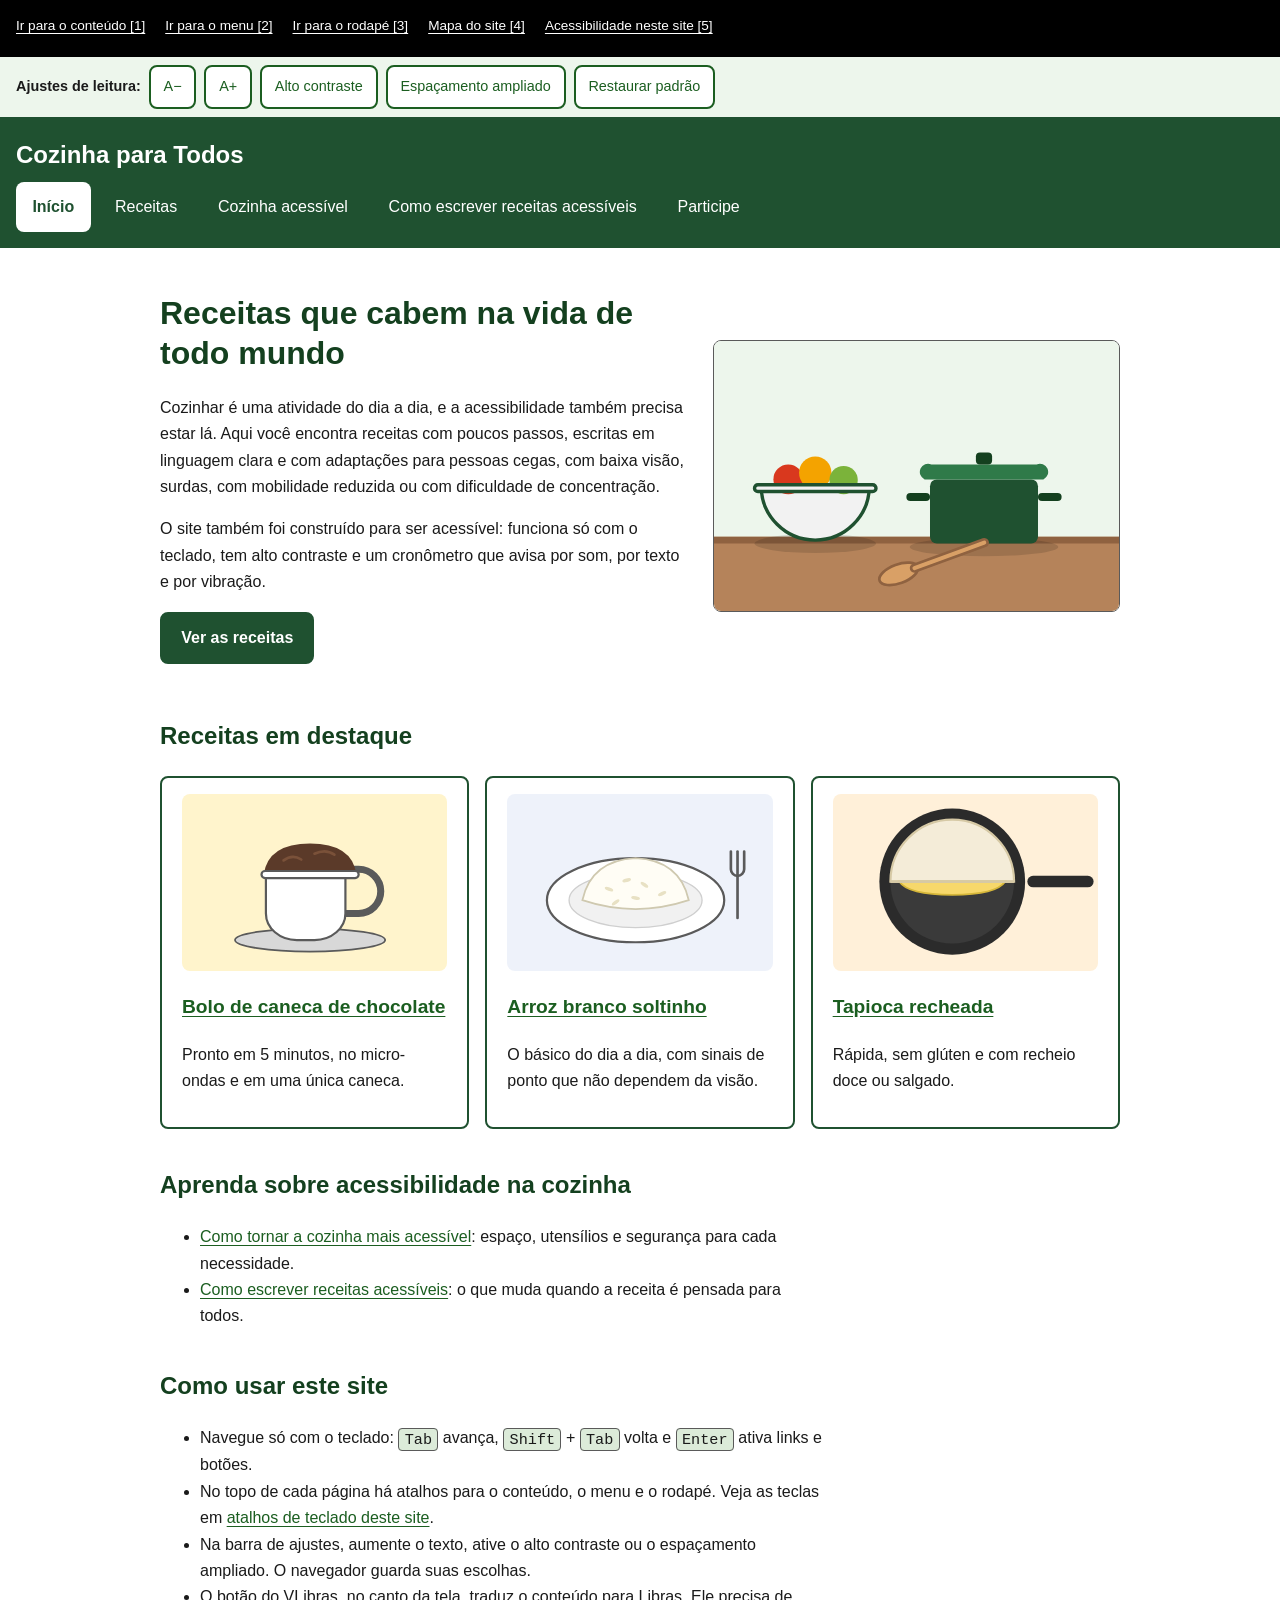
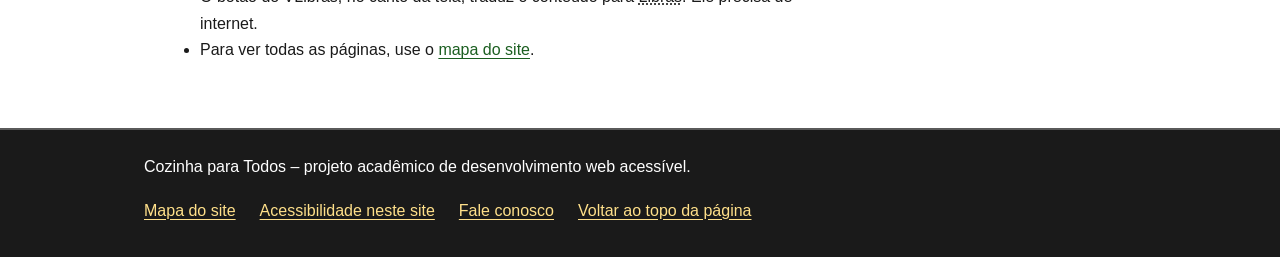
<file: cozinha/index.html>
<!DOCTYPE html>
<html lang="pt-BR">
<head>
  <meta charset="UTF-8">
  <meta name="viewport" content="width=device-width, initial-scale=1">
  <meta name="description" content="Receitas simples e acessíveis, com adaptações para diferentes necessidades e artigos sobre acessibilidade na cozinha.">
  <title>Início – Cozinha para Todos</title>
  <link rel="stylesheet" href="css/style.css">
</head>
<body>
  <nav id="topo" class="atalhos" aria-label="Atalhos de teclado">
    <ul>
      <li><a href="#conteudo" accesskey="1">Ir para o conteúdo [1]</a></li>
      <li><a href="#menu" accesskey="2">Ir para o menu [2]</a></li>
      <li><a href="#rodape" accesskey="3">Ir para o rodapé [3]</a></li>
      <li><a href="mapa.html" accesskey="4">Mapa do site [4]</a></li>
      <li><a href="acessibilidade.html" accesskey="5">Acessibilidade neste site [5]</a></li>
    </ul>
  </nav>

  <div class="barra-acessibilidade" role="region" aria-label="Ajustes de leitura">
    <p>Ajustes de leitura:</p>
    <button type="button" id="btn-diminuir" aria-label="Diminuir tamanho do texto">A−</button>
    <button type="button" id="btn-aumentar" aria-label="Aumentar tamanho do texto">A+</button>
    <button type="button" id="btn-contraste" aria-pressed="false">Alto contraste</button>
    <button type="button" id="btn-espaco" aria-pressed="false">Espaçamento ampliado</button>
    <button type="button" id="btn-restaurar">Restaurar padrão</button>
    <span id="status-acess" class="so-leitor" role="status" aria-live="polite"></span>
  </div>

  <header class="cabecalho">
    <a class="marca" href="index.html">Cozinha para Todos</a>
    <nav id="menu" aria-label="Menu principal">
      <ul class="menu">
        <li><a href="index.html" aria-current="page">Início</a></li>
        <li><a href="receitas.html">Receitas</a></li>
        <li><a href="cozinha-acessivel.html">Cozinha acessível</a></li>
        <li><a href="receita-acessivel.html">Como escrever receitas acessíveis</a></li>
        <li><a href="contato.html">Participe</a></li>
      </ul>
    </nav>
  </header>

  <main id="conteudo">
    <div class="hero">
      <div>
        <h1>Receitas que cabem na vida de todo mundo</h1>
        <p>Cozinhar é uma atividade do dia a dia, e a acessibilidade também precisa estar lá. Aqui você encontra receitas com poucos passos, escritas em linguagem clara e com adaptações para pessoas cegas, com baixa visão, surdas, com mobilidade reduzida ou com dificuldade de concentração.</p>
        <p>O site também foi construído para ser acessível: funciona só com o teclado, tem alto contraste e um cronômetro que avisa por som, por texto e por vibração.</p>
        <p><a class="botao" href="receitas.html">Ver as receitas</a></p>
      </div>
      <img src="img/mesa.svg" alt="Ilustração de uma mesa com uma tigela de frutas, uma colher de pau e uma panela com tampa.">
    </div>

    <h2>Receitas em destaque</h2>
    <ul class="cartoes">
      <li>
        <img src="img/bolo-caneca.svg" alt="">
        <h3><a href="bolo-de-caneca.html">Bolo de caneca de chocolate</a></h3>
        <p>Pronto em 5 minutos, no micro-ondas e em uma única caneca.</p>
      </li>
      <li>
        <img src="img/arroz.svg" alt="">
        <h3><a href="arroz-branco.html">Arroz branco soltinho</a></h3>
        <p>O básico do dia a dia, com sinais de ponto que não dependem da visão.</p>
      </li>
      <li>
        <img src="img/tapioca.svg" alt="">
        <h3><a href="tapioca.html">Tapioca recheada</a></h3>
        <p>Rápida, sem glúten e com recheio doce ou salgado.</p>
      </li>
    </ul>

    <h2>Aprenda sobre acessibilidade na cozinha</h2>
    <ul>
      <li><a href="cozinha-acessivel.html">Como tornar a cozinha mais acessível</a>: espaço, utensílios e segurança para cada necessidade.</li>
      <li><a href="receita-acessivel.html">Como escrever receitas acessíveis</a>: o que muda quando a receita é pensada para todos.</li>
    </ul>

    <h2>Como usar este site</h2>
    <ul>
      <li>Navegue só com o teclado: <kbd>Tab</kbd> avança, <kbd>Shift</kbd> + <kbd>Tab</kbd> volta e <kbd>Enter</kbd> ativa links e botões.</li>
      <li>No topo de cada página há atalhos para o conteúdo, o menu e o rodapé. Veja as teclas em <a href="acessibilidade.html#atalhos">atalhos de teclado deste site</a>.</li>
      <li>Na barra de ajustes, aumente o texto, ative o alto contraste ou o espaçamento ampliado. O navegador guarda suas escolhas.</li>
      <li>O botão do VLibras, no canto da tela, traduz o conteúdo para <abbr title="Língua Brasileira de Sinais">Libras</abbr>. Ele precisa de internet.</li>
      <li>Para ver todas as páginas, use o <a href="mapa.html">mapa do site</a>.</li>
    </ul>

  </main>

  <footer id="rodape" class="rodape">
    <p>Cozinha para Todos – projeto acadêmico de desenvolvimento web acessível.</p>
    <ul>
      <li><a href="mapa.html">Mapa do site</a></li>
      <li><a href="acessibilidade.html">Acessibilidade neste site</a></li>
      <li><a href="contato.html">Fale conosco</a></li>
      <li><a href="#topo">Voltar ao topo da página</a></li>
    </ul>
  </footer>

  <div vw class="enabled">
    <div vw-access-button class="active"></div>
    <div vw-plugin-wrapper><div class="vw-plugin-top-wrapper"></div></div>
  </div>
  <script src="js/main.js"></script>
</body>
</html>
</file>
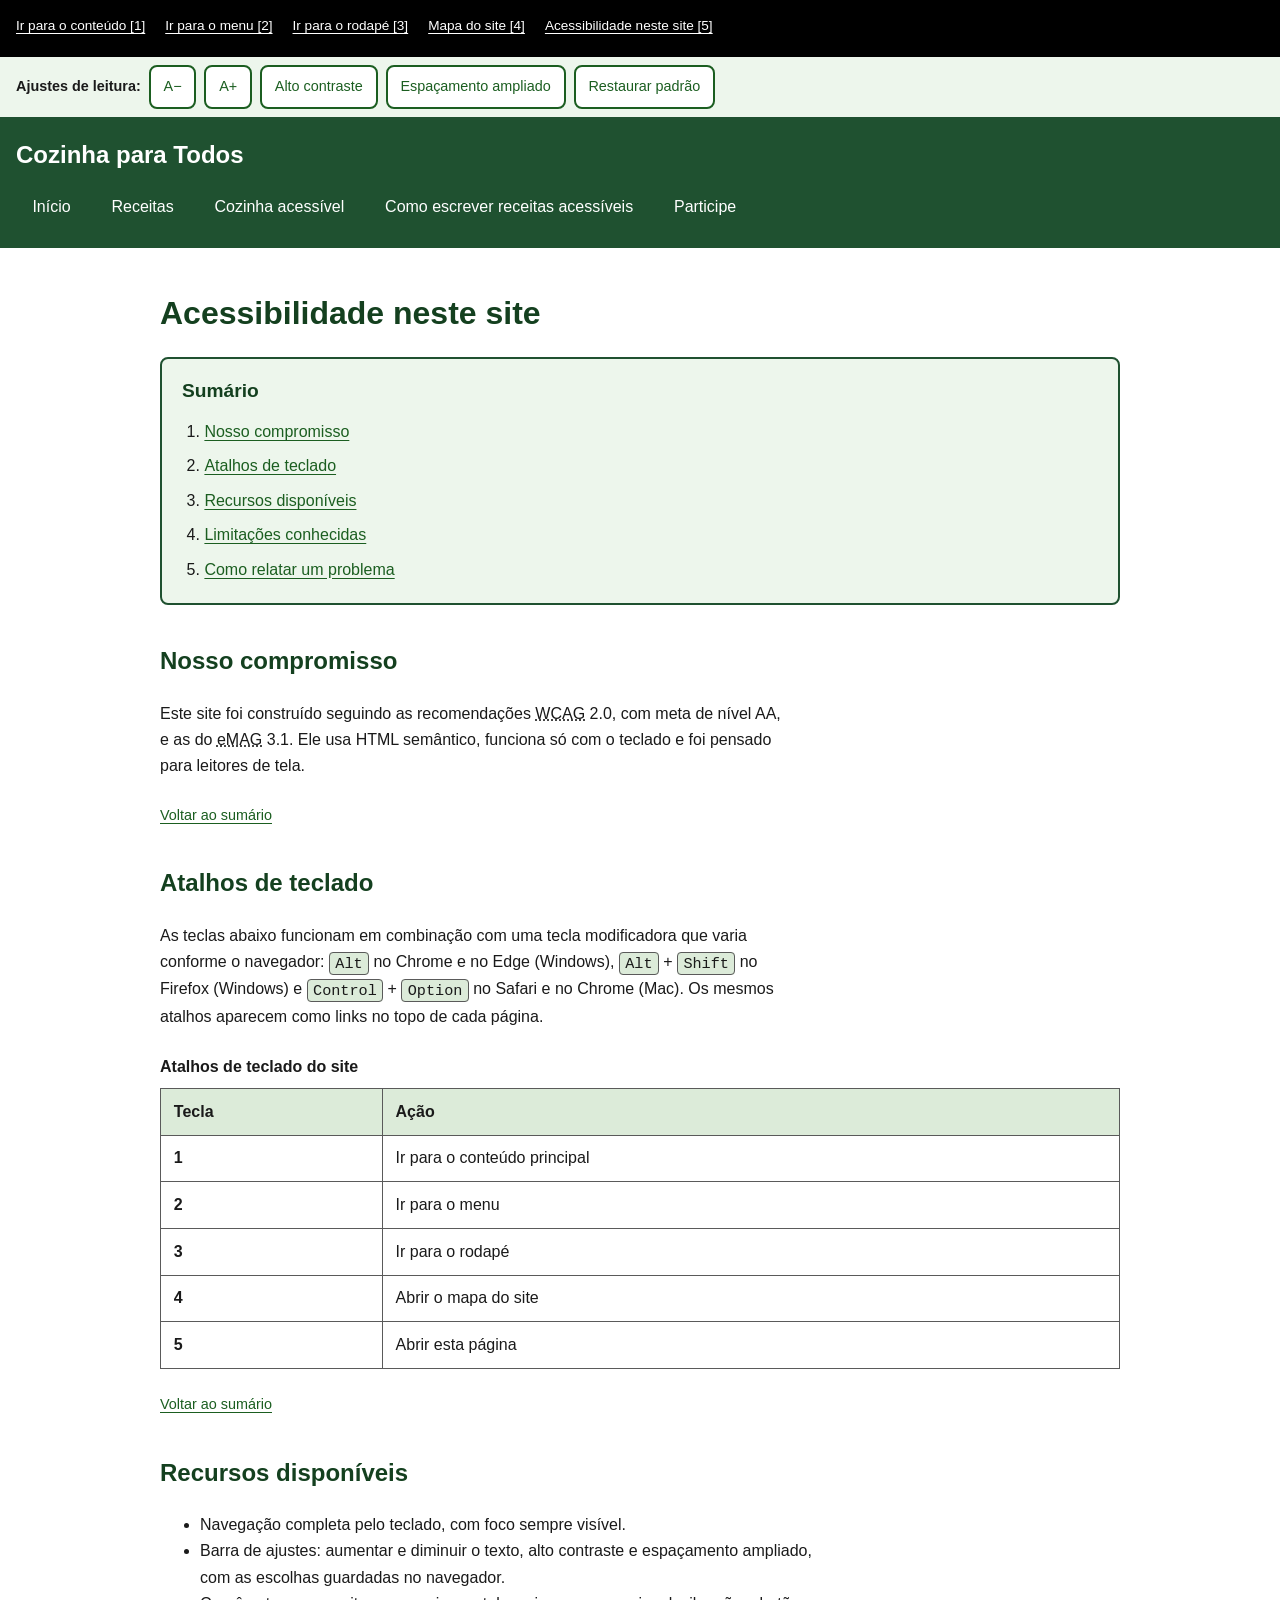
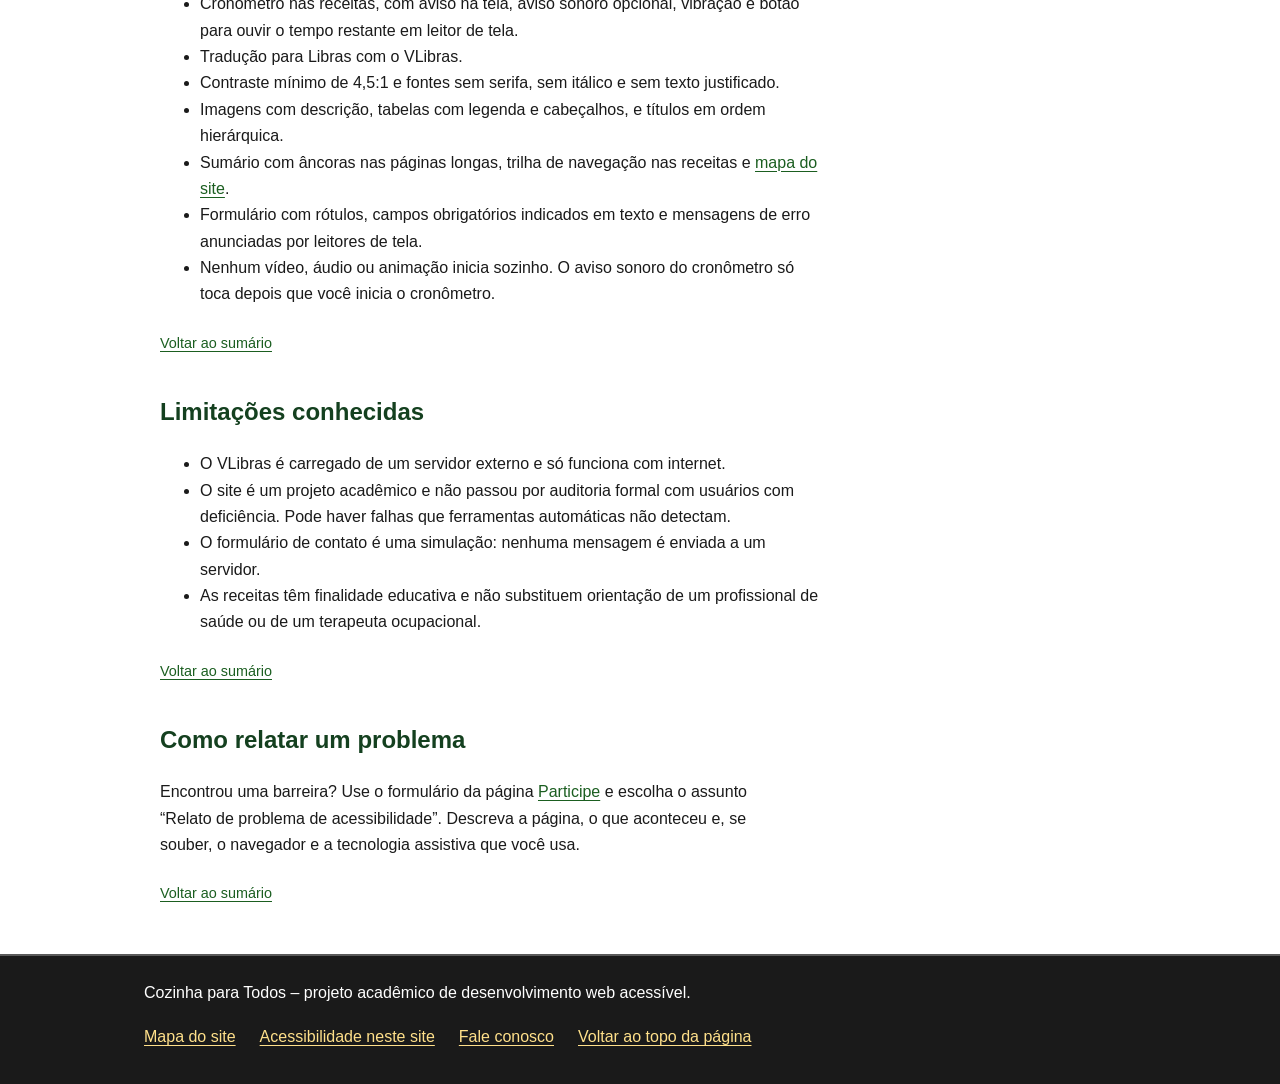
<file: cozinha/acessibilidade.html>
<!DOCTYPE html>
<html lang="pt-BR">
<head>
  <meta charset="UTF-8">
  <meta name="viewport" content="width=device-width, initial-scale=1">
  <meta name="description" content="Recursos de acessibilidade, atalhos de teclado, padrões seguidos e limitações conhecidas deste site.">
  <title>Acessibilidade neste site – Cozinha para Todos</title>
  <link rel="stylesheet" href="css/style.css">
</head>
<body>
  <nav id="topo" class="atalhos" aria-label="Atalhos de teclado">
    <ul>
      <li><a href="#conteudo" accesskey="1">Ir para o conteúdo [1]</a></li>
      <li><a href="#menu" accesskey="2">Ir para o menu [2]</a></li>
      <li><a href="#rodape" accesskey="3">Ir para o rodapé [3]</a></li>
      <li><a href="mapa.html" accesskey="4">Mapa do site [4]</a></li>
      <li><a href="acessibilidade.html" accesskey="5">Acessibilidade neste site [5]</a></li>
    </ul>
  </nav>

  <div class="barra-acessibilidade" role="region" aria-label="Ajustes de leitura">
    <p>Ajustes de leitura:</p>
    <button type="button" id="btn-diminuir" aria-label="Diminuir tamanho do texto">A−</button>
    <button type="button" id="btn-aumentar" aria-label="Aumentar tamanho do texto">A+</button>
    <button type="button" id="btn-contraste" aria-pressed="false">Alto contraste</button>
    <button type="button" id="btn-espaco" aria-pressed="false">Espaçamento ampliado</button>
    <button type="button" id="btn-restaurar">Restaurar padrão</button>
    <span id="status-acess" class="so-leitor" role="status" aria-live="polite"></span>
  </div>

  <header class="cabecalho">
    <a class="marca" href="index.html">Cozinha para Todos</a>
    <nav id="menu" aria-label="Menu principal">
      <ul class="menu">
        <li><a href="index.html">Início</a></li>
        <li><a href="receitas.html">Receitas</a></li>
        <li><a href="cozinha-acessivel.html">Cozinha acessível</a></li>
        <li><a href="receita-acessivel.html">Como escrever receitas acessíveis</a></li>
        <li><a href="contato.html">Participe</a></li>
      </ul>
    </nav>
  </header>

  <main id="conteudo">
    <h1>Acessibilidade neste site</h1>
    <nav id="sumario" class="sumario" aria-labelledby="sumario-titulo">
      <h2 id="sumario-titulo">Sumário</h2>
      <ol>
        <li><a href="#compromisso">Nosso compromisso</a></li>
        <li><a href="#atalhos">Atalhos de teclado</a></li>
        <li><a href="#recursos">Recursos disponíveis</a></li>
        <li><a href="#limitacoes">Limitações conhecidas</a></li>
        <li><a href="#relatar">Como relatar um problema</a></li>
      </ol>
    </nav>

    <h2 id="compromisso">Nosso compromisso</h2>
    <p>Este site foi construído seguindo as recomendações <abbr title="Web Content Accessibility Guidelines">WCAG</abbr> 2.0, com meta de nível AA, e as do <abbr title="Modelo de Acessibilidade em Governo Eletrônico">eMAG</abbr> 3.1. Ele usa HTML semântico, funciona só com o teclado e foi pensado para leitores de tela.</p>
    <p class="voltar"><a href="#sumario">Voltar ao sumário</a></p>

    <h2 id="atalhos">Atalhos de teclado</h2>
    <p>As teclas abaixo funcionam em combinação com uma tecla modificadora que varia conforme o navegador: <kbd>Alt</kbd> no Chrome e no Edge (Windows), <kbd>Alt</kbd> + <kbd>Shift</kbd> no Firefox (Windows) e <kbd>Control</kbd> + <kbd>Option</kbd> no Safari e no Chrome (Mac). Os mesmos atalhos aparecem como links no topo de cada página.</p>
    <div class="tabela-rolavel">
      <table>
        <caption>Atalhos de teclado do site</caption>
        <thead>
          <tr><th scope="col">Tecla</th><th scope="col">Ação</th></tr>
        </thead>
        <tbody>
          <tr><th scope="row">1</th><td>Ir para o conteúdo principal</td></tr>
          <tr><th scope="row">2</th><td>Ir para o menu</td></tr>
          <tr><th scope="row">3</th><td>Ir para o rodapé</td></tr>
          <tr><th scope="row">4</th><td>Abrir o mapa do site</td></tr>
          <tr><th scope="row">5</th><td>Abrir esta página</td></tr>
        </tbody>
      </table>
    </div>
    <p class="voltar"><a href="#sumario">Voltar ao sumário</a></p>

    <h2 id="recursos">Recursos disponíveis</h2>
    <ul>
      <li>Navegação completa pelo teclado, com foco sempre visível.</li>
      <li>Barra de ajustes: aumentar e diminuir o texto, alto contraste e espaçamento ampliado, com as escolhas guardadas no navegador.</li>
      <li>Cronômetro nas receitas, com aviso na tela, aviso sonoro opcional, vibração e botão para ouvir o tempo restante em leitor de tela.</li>
      <li>Tradução para Libras com o VLibras.</li>
      <li>Contraste mínimo de 4,5:1 e fontes sem serifa, sem itálico e sem texto justificado.</li>
      <li>Imagens com descrição, tabelas com legenda e cabeçalhos, e títulos em ordem hierárquica.</li>
      <li>Sumário com âncoras nas páginas longas, trilha de navegação nas receitas e <a href="mapa.html">mapa do site</a>.</li>
      <li>Formulário com rótulos, campos obrigatórios indicados em texto e mensagens de erro anunciadas por leitores de tela.</li>
      <li>Nenhum vídeo, áudio ou animação inicia sozinho. O aviso sonoro do cronômetro só toca depois que você inicia o cronômetro.</li>
    </ul>
    <p class="voltar"><a href="#sumario">Voltar ao sumário</a></p>

    <h2 id="limitacoes">Limitações conhecidas</h2>
    <ul>
      <li>O VLibras é carregado de um servidor externo e só funciona com internet.</li>
      <li>O site é um projeto acadêmico e não passou por auditoria formal com usuários com deficiência. Pode haver falhas que ferramentas automáticas não detectam.</li>
      <li>O formulário de contato é uma simulação: nenhuma mensagem é enviada a um servidor.</li>
      <li>As receitas têm finalidade educativa e não substituem orientação de um profissional de saúde ou de um terapeuta ocupacional.</li>
    </ul>
    <p class="voltar"><a href="#sumario">Voltar ao sumário</a></p>

    <h2 id="relatar">Como relatar um problema</h2>
    <p>Encontrou uma barreira? Use o formulário da página <a href="contato.html">Participe</a> e escolha o assunto “Relato de problema de acessibilidade”. Descreva a página, o que aconteceu e, se souber, o navegador e a tecnologia assistiva que você usa.</p>
    <p class="voltar"><a href="#sumario">Voltar ao sumário</a></p>

  </main>

  <footer id="rodape" class="rodape">
    <p>Cozinha para Todos – projeto acadêmico de desenvolvimento web acessível.</p>
    <ul>
      <li><a href="mapa.html">Mapa do site</a></li>
      <li><a href="acessibilidade.html">Acessibilidade neste site</a></li>
      <li><a href="contato.html">Fale conosco</a></li>
      <li><a href="#topo">Voltar ao topo da página</a></li>
    </ul>
  </footer>

  <div vw class="enabled">
    <div vw-access-button class="active"></div>
    <div vw-plugin-wrapper><div class="vw-plugin-top-wrapper"></div></div>
  </div>
  <script src="js/main.js"></script>
</body>
</html>
</file>
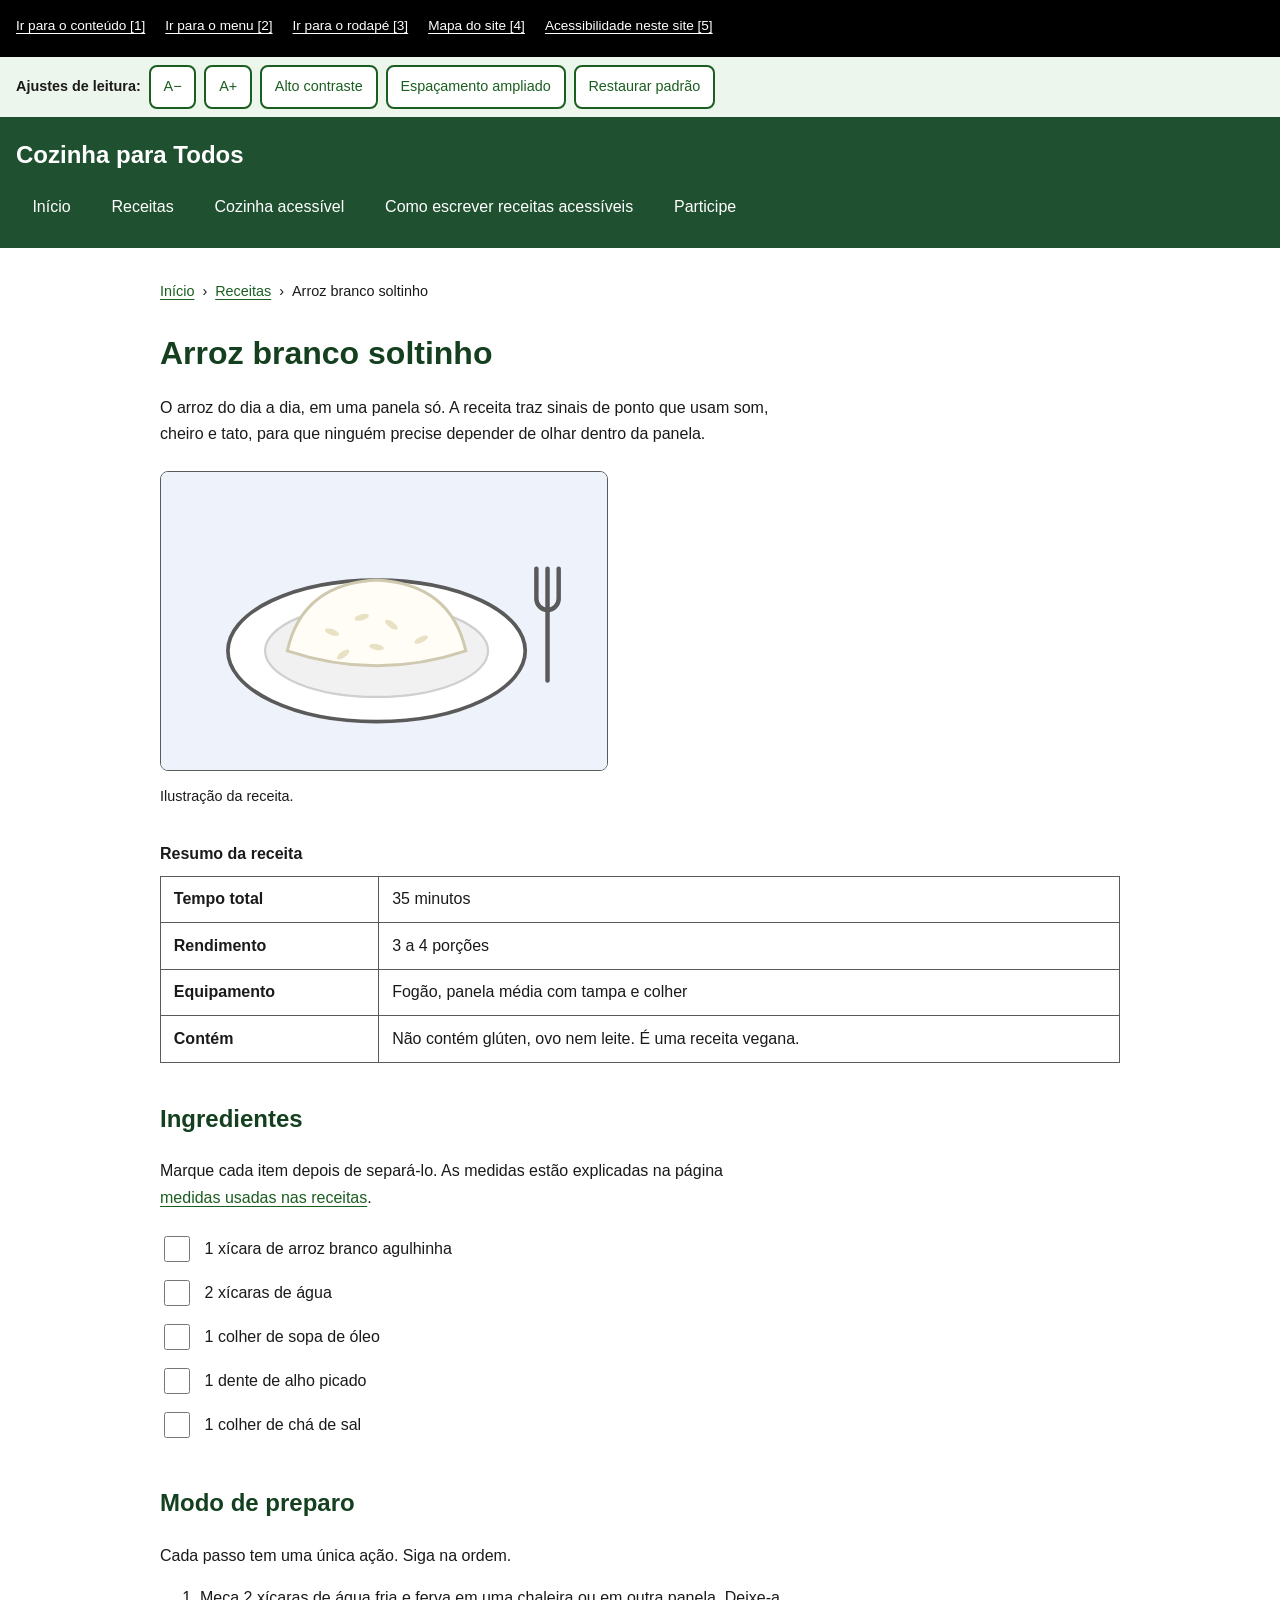
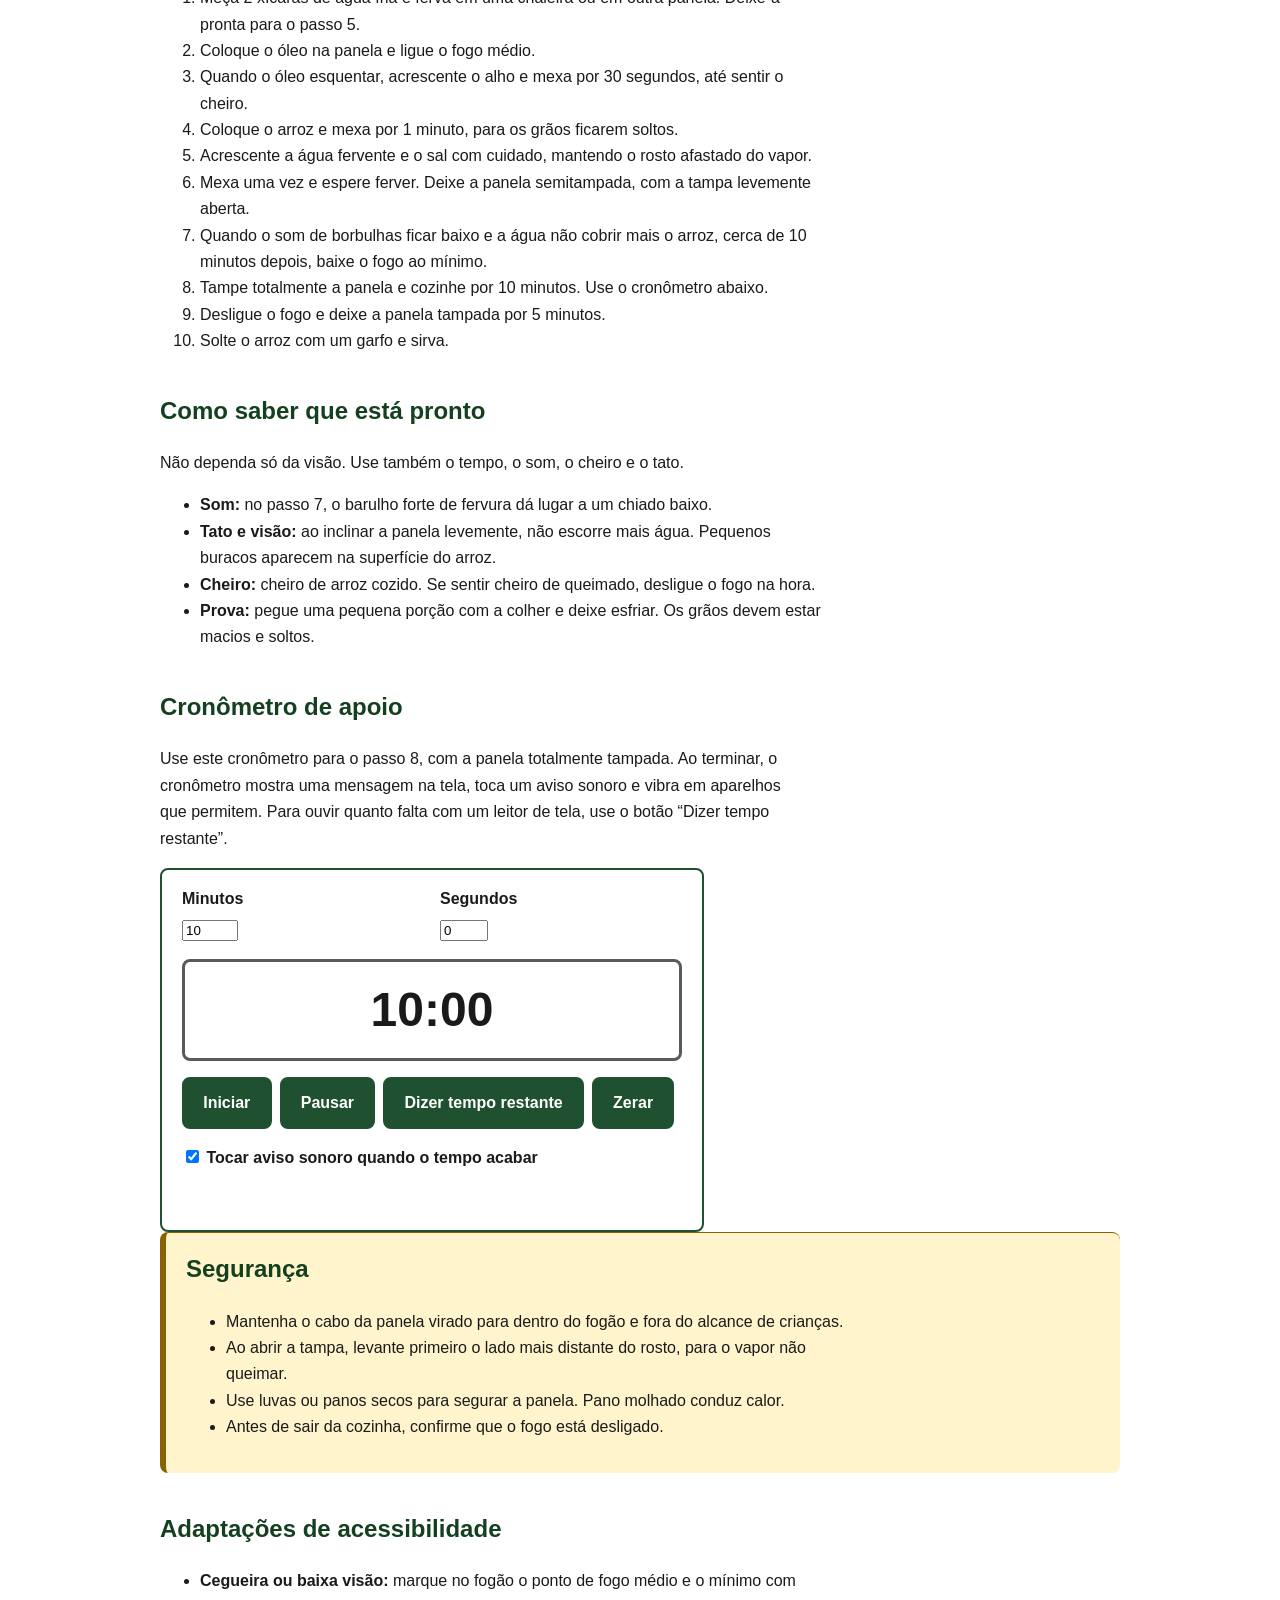
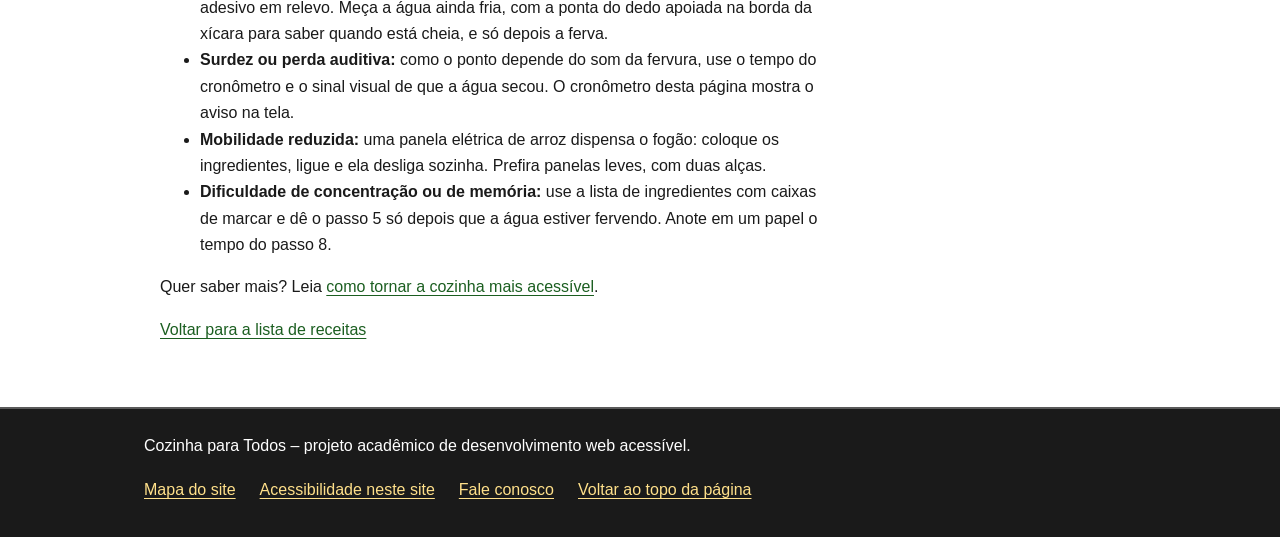
<file: cozinha/arroz-branco.html>
<!DOCTYPE html>
<html lang="pt-BR">
<head>
  <meta charset="UTF-8">
  <meta name="viewport" content="width=device-width, initial-scale=1">
  <meta name="description" content="Receita de arroz branco soltinho no fogão, com sinais de ponto pelo som e pelo tato e adaptações de acessibilidade.">
  <title>Arroz branco soltinho – Cozinha para Todos</title>
  <link rel="stylesheet" href="css/style.css">
</head>
<body>
  <nav id="topo" class="atalhos" aria-label="Atalhos de teclado">
    <ul>
      <li><a href="#conteudo" accesskey="1">Ir para o conteúdo [1]</a></li>
      <li><a href="#menu" accesskey="2">Ir para o menu [2]</a></li>
      <li><a href="#rodape" accesskey="3">Ir para o rodapé [3]</a></li>
      <li><a href="mapa.html" accesskey="4">Mapa do site [4]</a></li>
      <li><a href="acessibilidade.html" accesskey="5">Acessibilidade neste site [5]</a></li>
    </ul>
  </nav>

  <div class="barra-acessibilidade" role="region" aria-label="Ajustes de leitura">
    <p>Ajustes de leitura:</p>
    <button type="button" id="btn-diminuir" aria-label="Diminuir tamanho do texto">A−</button>
    <button type="button" id="btn-aumentar" aria-label="Aumentar tamanho do texto">A+</button>
    <button type="button" id="btn-contraste" aria-pressed="false">Alto contraste</button>
    <button type="button" id="btn-espaco" aria-pressed="false">Espaçamento ampliado</button>
    <button type="button" id="btn-restaurar">Restaurar padrão</button>
    <span id="status-acess" class="so-leitor" role="status" aria-live="polite"></span>
  </div>

  <header class="cabecalho">
    <a class="marca" href="index.html">Cozinha para Todos</a>
    <nav id="menu" aria-label="Menu principal">
      <ul class="menu">
        <li><a href="index.html">Início</a></li>
        <li><a href="receitas.html">Receitas</a></li>
        <li><a href="cozinha-acessivel.html">Cozinha acessível</a></li>
        <li><a href="receita-acessivel.html">Como escrever receitas acessíveis</a></li>
        <li><a href="contato.html">Participe</a></li>
      </ul>
    </nav>
  </header>

  <main id="conteudo">
    <nav class="trilha" aria-label="Você está em">
      <ol>
        <li><a href="index.html">Início</a></li>
        <li><a href="receitas.html">Receitas</a></li>
        <li aria-current="page">Arroz branco soltinho</li>
      </ol>
    </nav>
    <h1>Arroz branco soltinho</h1>
    <p>O arroz do dia a dia, em uma panela só. A receita traz sinais de ponto que usam som, cheiro e tato, para que ninguém precise depender de olhar dentro da panela.</p>
    <figure>
      <img src="img/arroz.svg" alt="Prato fundo branco com uma porção de arroz branco solto e um garfo ao lado.">
      <figcaption>Ilustração da receita.</figcaption>
    </figure>

    <div class="tabela-rolavel">
      <table>
        <caption>Resumo da receita</caption>
        <tbody>
          <tr><th scope="row">Tempo total</th><td>35 minutos</td></tr>
          <tr><th scope="row">Rendimento</th><td>3 a 4 porções</td></tr>
          <tr><th scope="row">Equipamento</th><td>Fogão, panela média com tampa e colher</td></tr>
          <tr><th scope="row">Contém</th><td>Não contém glúten, ovo nem leite. É uma receita vegana.</td></tr>
        </tbody>
      </table>
    </div>

    <h2 id="ingredientes">Ingredientes</h2>
    <p>Marque cada item depois de separá-lo. As medidas estão explicadas na página <a href="receitas.html#medidas">medidas usadas nas receitas</a>.</p>
    <ul class="marcar">
      <li><label><input type="checkbox"> 1 xícara de arroz branco agulhinha</label></li>
      <li><label><input type="checkbox"> 2 xícaras de água</label></li>
      <li><label><input type="checkbox"> 1 colher de sopa de óleo</label></li>
      <li><label><input type="checkbox"> 1 dente de alho picado</label></li>
      <li><label><input type="checkbox"> 1 colher de chá de sal</label></li>
    </ul>

    <h2 id="preparo">Modo de preparo</h2>
    <p>Cada passo tem uma única ação. Siga na ordem.</p>
    <ol>
      <li>Meça 2 xícaras de água fria e ferva em uma chaleira ou em outra panela. Deixe-a pronta para o passo 5.</li>
      <li>Coloque o óleo na panela e ligue o fogo médio.</li>
      <li>Quando o óleo esquentar, acrescente o alho e mexa por 30 segundos, até sentir o cheiro.</li>
      <li>Coloque o arroz e mexa por 1 minuto, para os grãos ficarem soltos.</li>
      <li>Acrescente a água fervente e o sal com cuidado, mantendo o rosto afastado do vapor.</li>
      <li>Mexa uma vez e espere ferver. Deixe a panela semitampada, com a tampa levemente aberta.</li>
      <li>Quando o som de borbulhas ficar baixo e a água não cobrir mais o arroz, cerca de 10 minutos depois, baixe o fogo ao mínimo.</li>
      <li>Tampe totalmente a panela e cozinhe por 10 minutos. Use o cronômetro abaixo.</li>
      <li>Desligue o fogo e deixe a panela tampada por 5 minutos.</li>
      <li>Solte o arroz com um garfo e sirva.</li>
    </ol>

    <h2 id="pronto">Como saber que está pronto</h2>
    <p>Não dependa só da visão. Use também o tempo, o som, o cheiro e o tato.</p>
    <ul>
      <li><strong>Som:</strong> no passo 7, o barulho forte de fervura dá lugar a um chiado baixo.</li>
      <li><strong>Tato e visão:</strong> ao inclinar a panela levemente, não escorre mais água. Pequenos buracos aparecem na superfície do arroz.</li>
      <li><strong>Cheiro:</strong> cheiro de arroz cozido. Se sentir cheiro de queimado, desligue o fogo na hora.</li>
      <li><strong>Prova:</strong> pegue uma pequena porção com a colher e deixe esfriar. Os grãos devem estar macios e soltos.</li>
    </ul>

    <h2 id="cronometro">Cronômetro de apoio</h2>
    <p>Use este cronômetro para o passo 8, com a panela totalmente tampada. Ao terminar, o cronômetro mostra uma mensagem na tela, toca um aviso sonoro e vibra em aparelhos que permitem. Para ouvir quanto falta com um leitor de tela, use o botão “Dizer tempo restante”.</p>
    <div class="timer" role="group" aria-labelledby="cronometro">
      <div class="campos">
        <div>
          <label for="timer-min">Minutos</label>
          <input type="number" id="timer-min" min="0" max="120" value="10" inputmode="numeric">
        </div>
        <div>
          <label for="timer-seg">Segundos</label>
          <input type="number" id="timer-seg" min="0" max="59" value="0" inputmode="numeric">
        </div>
      </div>
      <p id="timer-visor" class="visor" role="timer">00:00</p>
      <div class="botoes">
        <button type="button" id="timer-iniciar" class="botao">Iniciar</button>
        <button type="button" id="timer-pausar" class="botao">Pausar</button>
        <button type="button" id="timer-falar" class="botao">Dizer tempo restante</button>
        <button type="button" id="timer-zerar" class="botao">Zerar</button>
      </div>
      <p><label><input type="checkbox" id="timer-som" checked> Tocar aviso sonoro quando o tempo acabar</label></p>
      <p id="timer-status" class="aviso-timer" role="status" aria-live="polite"></p>
    </div>

    <div class="destaque">
      <h2 id="seguranca">Segurança</h2>
      <ul>
        <li>Mantenha o cabo da panela virado para dentro do fogão e fora do alcance de crianças.</li>
        <li>Ao abrir a tampa, levante primeiro o lado mais distante do rosto, para o vapor não queimar.</li>
        <li>Use luvas ou panos secos para segurar a panela. Pano molhado conduz calor.</li>
        <li>Antes de sair da cozinha, confirme que o fogo está desligado.</li>
      </ul>
    </div>

    <h2 id="adaptacoes">Adaptações de acessibilidade</h2>
    <ul>
      <li><strong>Cegueira ou baixa visão:</strong> marque no fogão o ponto de fogo médio e o mínimo com adesivo em relevo. Meça a água ainda fria, com a ponta do dedo apoiada na borda da xícara para saber quando está cheia, e só depois a ferva.</li>
      <li><strong>Surdez ou perda auditiva:</strong> como o ponto depende do som da fervura, use o tempo do cronômetro e o sinal visual de que a água secou. O cronômetro desta página mostra o aviso na tela.</li>
      <li><strong>Mobilidade reduzida:</strong> uma panela elétrica de arroz dispensa o fogão: coloque os ingredientes, ligue e ela desliga sozinha. Prefira panelas leves, com duas alças.</li>
      <li><strong>Dificuldade de concentração ou de memória:</strong> use a lista de ingredientes com caixas de marcar e dê o passo 5 só depois que a água estiver fervendo. Anote em um papel o tempo do passo 8.</li>
    </ul>
    <p>Quer saber mais? Leia <a href="cozinha-acessivel.html">como tornar a cozinha mais acessível</a>.</p>

    <p><a href="receitas.html">Voltar para a lista de receitas</a></p>

  </main>

  <footer id="rodape" class="rodape">
    <p>Cozinha para Todos – projeto acadêmico de desenvolvimento web acessível.</p>
    <ul>
      <li><a href="mapa.html">Mapa do site</a></li>
      <li><a href="acessibilidade.html">Acessibilidade neste site</a></li>
      <li><a href="contato.html">Fale conosco</a></li>
      <li><a href="#topo">Voltar ao topo da página</a></li>
    </ul>
  </footer>

  <div vw class="enabled">
    <div vw-access-button class="active"></div>
    <div vw-plugin-wrapper><div class="vw-plugin-top-wrapper"></div></div>
  </div>
  <script src="js/main.js"></script>
</body>
</html>
</file>
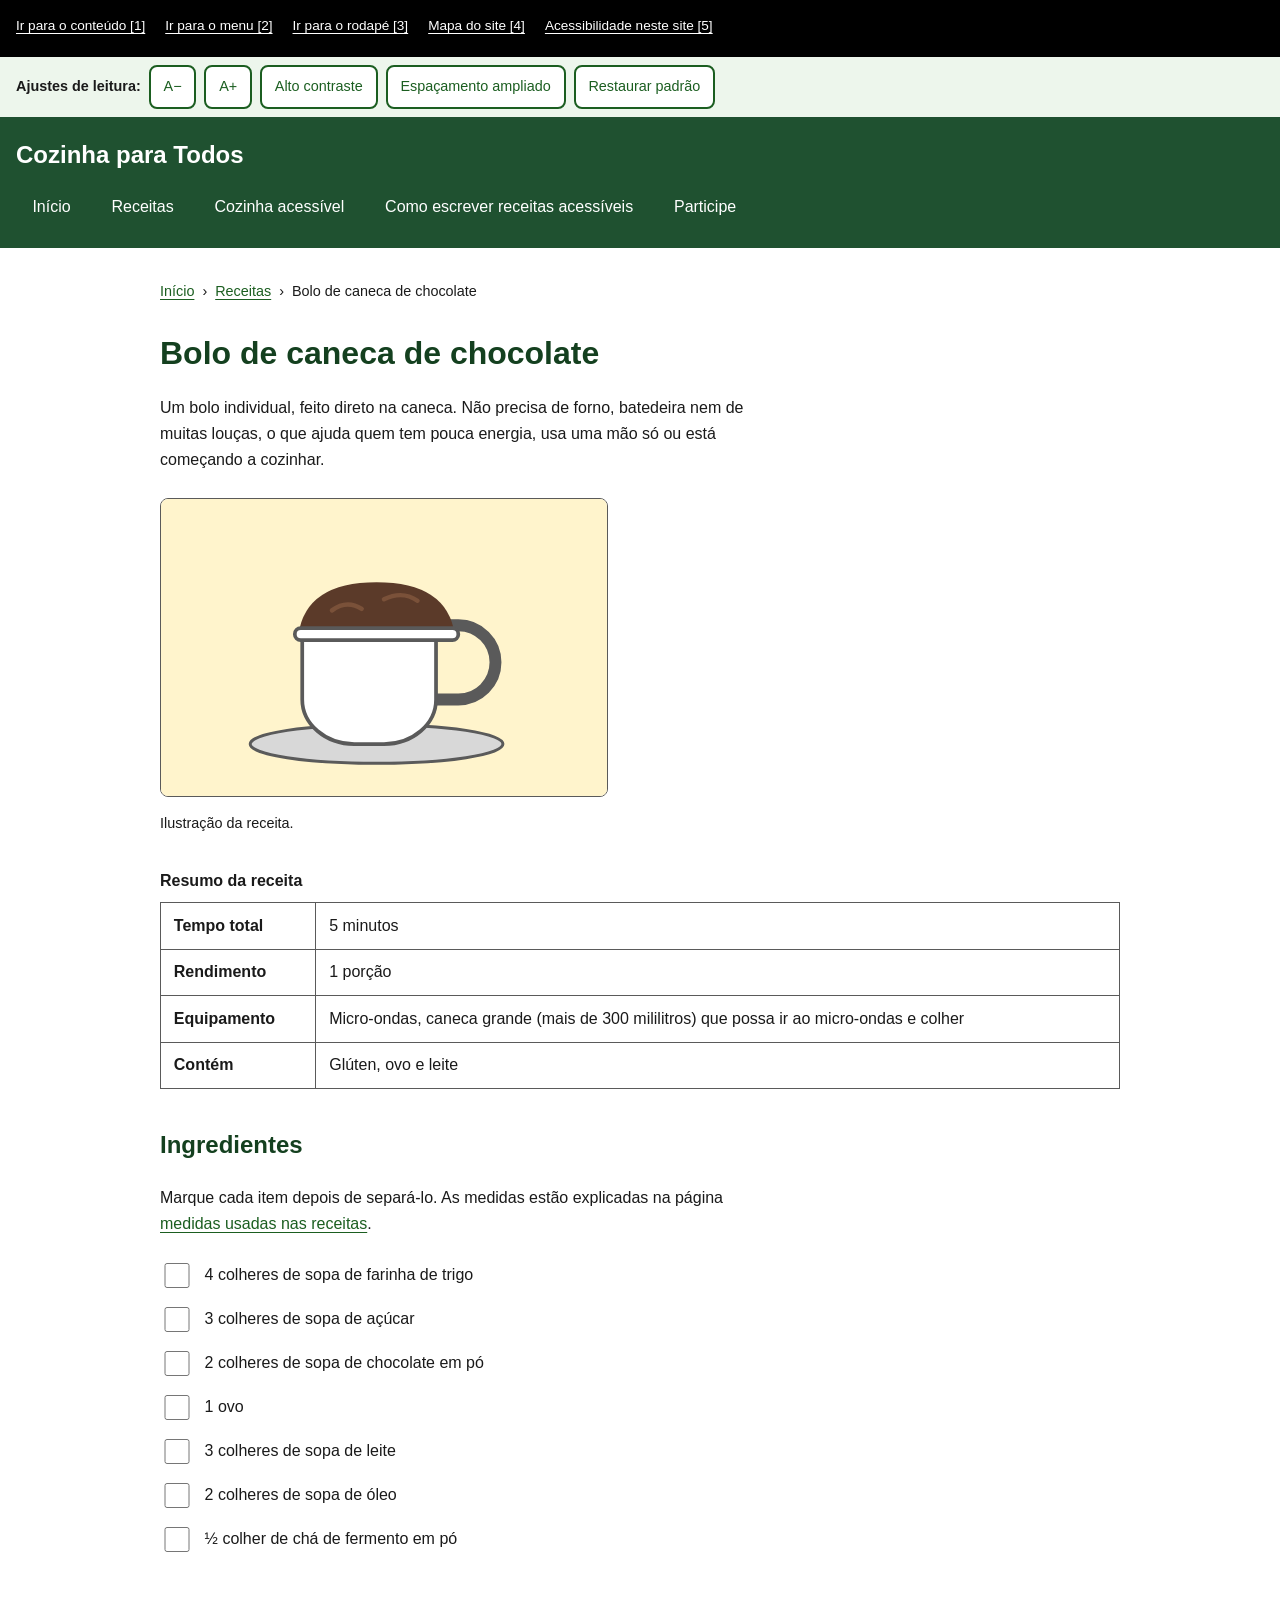
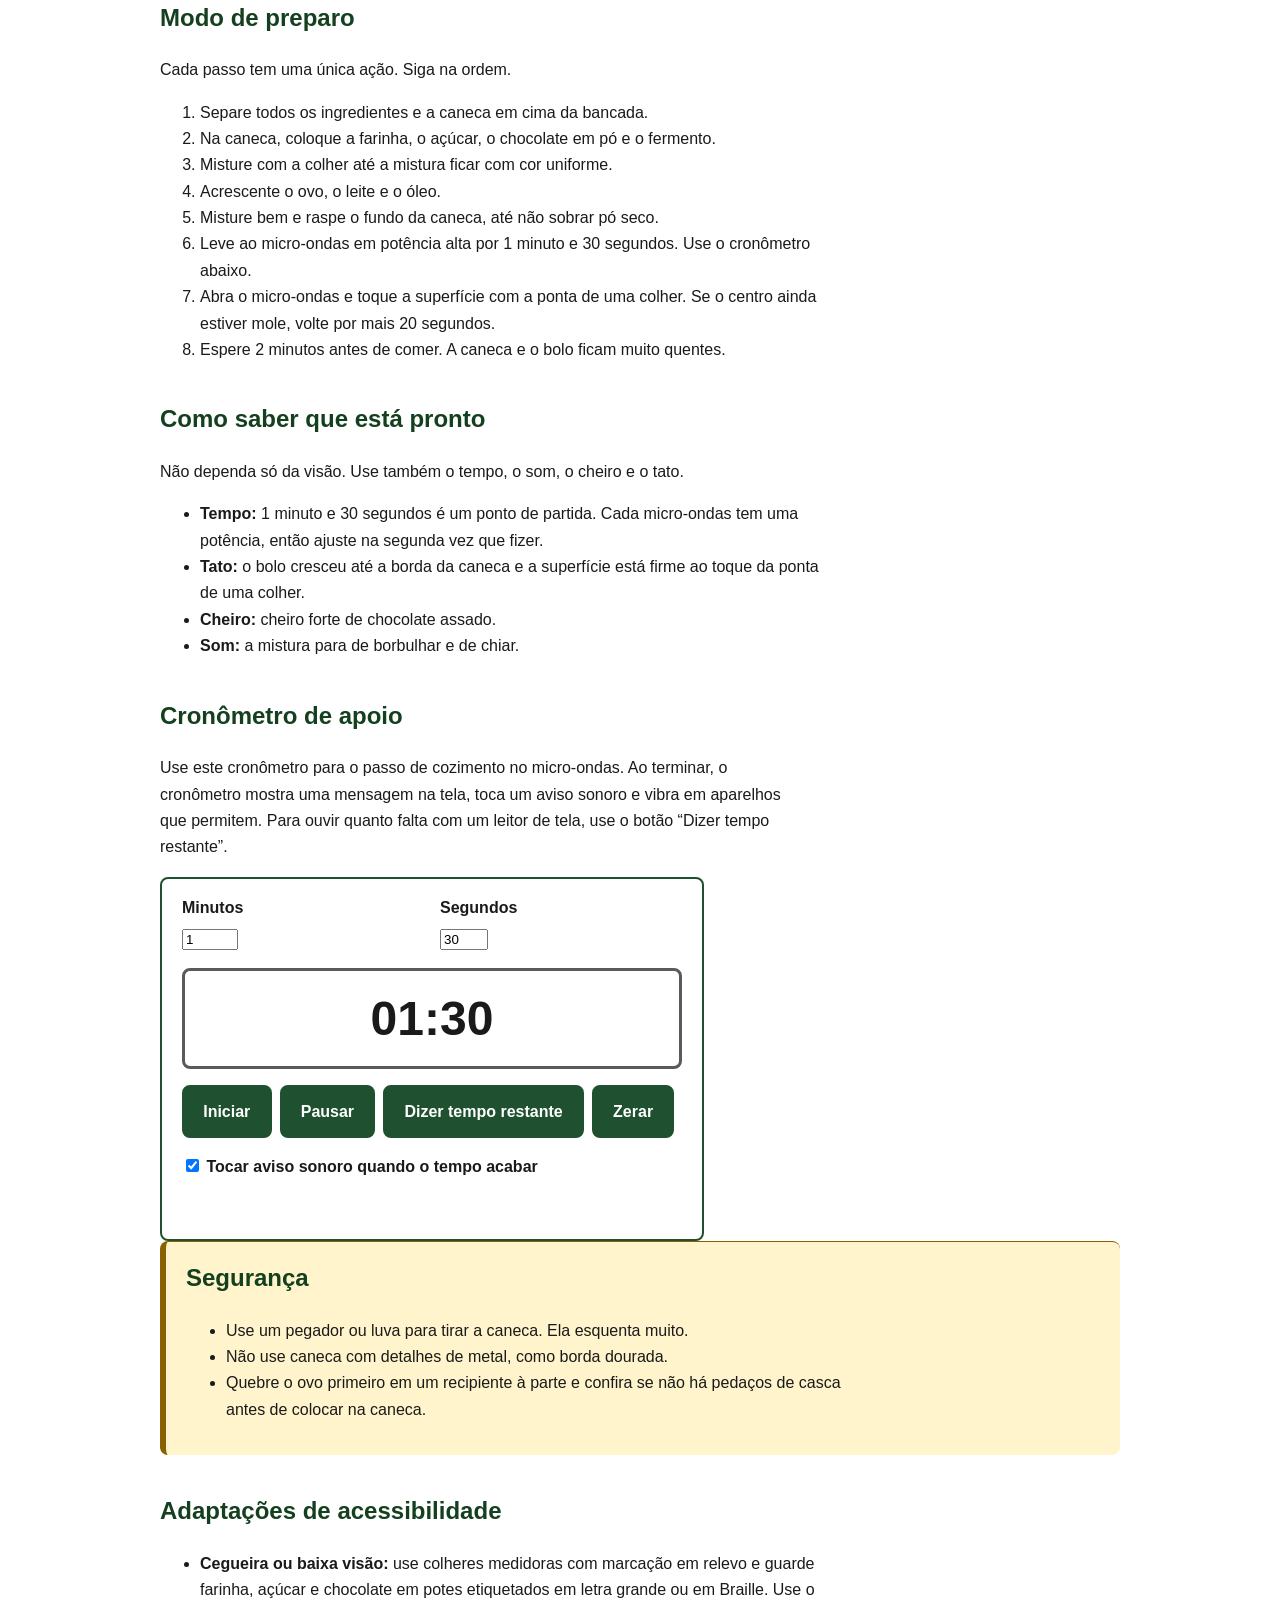
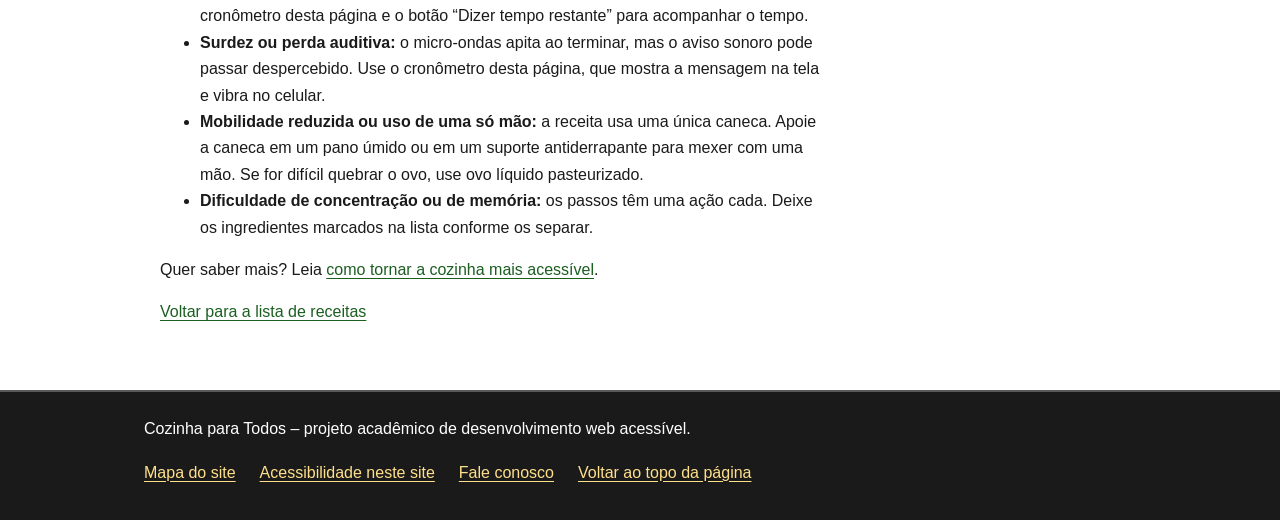
<file: cozinha/bolo-de-caneca.html>
<!DOCTYPE html>
<html lang="pt-BR">
<head>
  <meta charset="UTF-8">
  <meta name="viewport" content="width=device-width, initial-scale=1">
  <meta name="description" content="Receita de bolo de caneca de chocolate no micro-ondas, com passos curtos e adaptações de acessibilidade.">
  <title>Bolo de caneca de chocolate – Cozinha para Todos</title>
  <link rel="stylesheet" href="css/style.css">
</head>
<body>
  <nav id="topo" class="atalhos" aria-label="Atalhos de teclado">
    <ul>
      <li><a href="#conteudo" accesskey="1">Ir para o conteúdo [1]</a></li>
      <li><a href="#menu" accesskey="2">Ir para o menu [2]</a></li>
      <li><a href="#rodape" accesskey="3">Ir para o rodapé [3]</a></li>
      <li><a href="mapa.html" accesskey="4">Mapa do site [4]</a></li>
      <li><a href="acessibilidade.html" accesskey="5">Acessibilidade neste site [5]</a></li>
    </ul>
  </nav>

  <div class="barra-acessibilidade" role="region" aria-label="Ajustes de leitura">
    <p>Ajustes de leitura:</p>
    <button type="button" id="btn-diminuir" aria-label="Diminuir tamanho do texto">A−</button>
    <button type="button" id="btn-aumentar" aria-label="Aumentar tamanho do texto">A+</button>
    <button type="button" id="btn-contraste" aria-pressed="false">Alto contraste</button>
    <button type="button" id="btn-espaco" aria-pressed="false">Espaçamento ampliado</button>
    <button type="button" id="btn-restaurar">Restaurar padrão</button>
    <span id="status-acess" class="so-leitor" role="status" aria-live="polite"></span>
  </div>

  <header class="cabecalho">
    <a class="marca" href="index.html">Cozinha para Todos</a>
    <nav id="menu" aria-label="Menu principal">
      <ul class="menu">
        <li><a href="index.html">Início</a></li>
        <li><a href="receitas.html">Receitas</a></li>
        <li><a href="cozinha-acessivel.html">Cozinha acessível</a></li>
        <li><a href="receita-acessivel.html">Como escrever receitas acessíveis</a></li>
        <li><a href="contato.html">Participe</a></li>
      </ul>
    </nav>
  </header>

  <main id="conteudo">
    <nav class="trilha" aria-label="Você está em">
      <ol>
        <li><a href="index.html">Início</a></li>
        <li><a href="receitas.html">Receitas</a></li>
        <li aria-current="page">Bolo de caneca de chocolate</li>
      </ol>
    </nav>
    <h1>Bolo de caneca de chocolate</h1>
    <p>Um bolo individual, feito direto na caneca. Não precisa de forno, batedeira nem de muitas louças, o que ajuda quem tem pouca energia, usa uma mão só ou está começando a cozinhar.</p>
    <figure>
      <img src="img/bolo-caneca.svg" alt="Caneca branca com um bolo de chocolate que cresceu acima da borda, sobre um pires.">
      <figcaption>Ilustração da receita.</figcaption>
    </figure>

    <div class="tabela-rolavel">
      <table>
        <caption>Resumo da receita</caption>
        <tbody>
          <tr><th scope="row">Tempo total</th><td>5 minutos</td></tr>
          <tr><th scope="row">Rendimento</th><td>1 porção</td></tr>
          <tr><th scope="row">Equipamento</th><td>Micro-ondas, caneca grande (mais de 300 mililitros) que possa ir ao micro-ondas e colher</td></tr>
          <tr><th scope="row">Contém</th><td>Glúten, ovo e leite</td></tr>
        </tbody>
      </table>
    </div>

    <h2 id="ingredientes">Ingredientes</h2>
    <p>Marque cada item depois de separá-lo. As medidas estão explicadas na página <a href="receitas.html#medidas">medidas usadas nas receitas</a>.</p>
    <ul class="marcar">
      <li><label><input type="checkbox"> 4 colheres de sopa de farinha de trigo</label></li>
      <li><label><input type="checkbox"> 3 colheres de sopa de açúcar</label></li>
      <li><label><input type="checkbox"> 2 colheres de sopa de chocolate em pó</label></li>
      <li><label><input type="checkbox"> 1 ovo</label></li>
      <li><label><input type="checkbox"> 3 colheres de sopa de leite</label></li>
      <li><label><input type="checkbox"> 2 colheres de sopa de óleo</label></li>
      <li><label><input type="checkbox"> ½ colher de chá de fermento em pó</label></li>
    </ul>

    <h2 id="preparo">Modo de preparo</h2>
    <p>Cada passo tem uma única ação. Siga na ordem.</p>
    <ol>
      <li>Separe todos os ingredientes e a caneca em cima da bancada.</li>
      <li>Na caneca, coloque a farinha, o açúcar, o chocolate em pó e o fermento.</li>
      <li>Misture com a colher até a mistura ficar com cor uniforme.</li>
      <li>Acrescente o ovo, o leite e o óleo.</li>
      <li>Misture bem e raspe o fundo da caneca, até não sobrar pó seco.</li>
      <li>Leve ao micro-ondas em potência alta por 1 minuto e 30 segundos. Use o cronômetro abaixo.</li>
      <li>Abra o micro-ondas e toque a superfície com a ponta de uma colher. Se o centro ainda estiver mole, volte por mais 20 segundos.</li>
      <li>Espere 2 minutos antes de comer. A caneca e o bolo ficam muito quentes.</li>
    </ol>

    <h2 id="pronto">Como saber que está pronto</h2>
    <p>Não dependa só da visão. Use também o tempo, o som, o cheiro e o tato.</p>
    <ul>
      <li><strong>Tempo:</strong> 1 minuto e 30 segundos é um ponto de partida. Cada micro-ondas tem uma potência, então ajuste na segunda vez que fizer.</li>
      <li><strong>Tato:</strong> o bolo cresceu até a borda da caneca e a superfície está firme ao toque da ponta de uma colher.</li>
      <li><strong>Cheiro:</strong> cheiro forte de chocolate assado.</li>
      <li><strong>Som:</strong> a mistura para de borbulhar e de chiar.</li>
    </ul>

    <h2 id="cronometro">Cronômetro de apoio</h2>
    <p>Use este cronômetro para o passo de cozimento no micro-ondas. Ao terminar, o cronômetro mostra uma mensagem na tela, toca um aviso sonoro e vibra em aparelhos que permitem. Para ouvir quanto falta com um leitor de tela, use o botão “Dizer tempo restante”.</p>
    <div class="timer" role="group" aria-labelledby="cronometro">
      <div class="campos">
        <div>
          <label for="timer-min">Minutos</label>
          <input type="number" id="timer-min" min="0" max="120" value="1" inputmode="numeric">
        </div>
        <div>
          <label for="timer-seg">Segundos</label>
          <input type="number" id="timer-seg" min="0" max="59" value="30" inputmode="numeric">
        </div>
      </div>
      <p id="timer-visor" class="visor" role="timer">00:00</p>
      <div class="botoes">
        <button type="button" id="timer-iniciar" class="botao">Iniciar</button>
        <button type="button" id="timer-pausar" class="botao">Pausar</button>
        <button type="button" id="timer-falar" class="botao">Dizer tempo restante</button>
        <button type="button" id="timer-zerar" class="botao">Zerar</button>
      </div>
      <p><label><input type="checkbox" id="timer-som" checked> Tocar aviso sonoro quando o tempo acabar</label></p>
      <p id="timer-status" class="aviso-timer" role="status" aria-live="polite"></p>
    </div>

    <div class="destaque">
      <h2 id="seguranca">Segurança</h2>
      <ul>
        <li>Use um pegador ou luva para tirar a caneca. Ela esquenta muito.</li>
        <li>Não use caneca com detalhes de metal, como borda dourada.</li>
        <li>Quebre o ovo primeiro em um recipiente à parte e confira se não há pedaços de casca antes de colocar na caneca.</li>
      </ul>
    </div>

    <h2 id="adaptacoes">Adaptações de acessibilidade</h2>
    <ul>
      <li><strong>Cegueira ou baixa visão:</strong> use colheres medidoras com marcação em relevo e guarde farinha, açúcar e chocolate em potes etiquetados em letra grande ou em Braille. Use o cronômetro desta página e o botão “Dizer tempo restante” para acompanhar o tempo.</li>
      <li><strong>Surdez ou perda auditiva:</strong> o micro-ondas apita ao terminar, mas o aviso sonoro pode passar despercebido. Use o cronômetro desta página, que mostra a mensagem na tela e vibra no celular.</li>
      <li><strong>Mobilidade reduzida ou uso de uma só mão:</strong> a receita usa uma única caneca. Apoie a caneca em um pano úmido ou em um suporte antiderrapante para mexer com uma mão. Se for difícil quebrar o ovo, use ovo líquido pasteurizado.</li>
      <li><strong>Dificuldade de concentração ou de memória:</strong> os passos têm uma ação cada. Deixe os ingredientes marcados na lista conforme os separar.</li>
    </ul>
    <p>Quer saber mais? Leia <a href="cozinha-acessivel.html">como tornar a cozinha mais acessível</a>.</p>

    <p><a href="receitas.html">Voltar para a lista de receitas</a></p>

  </main>

  <footer id="rodape" class="rodape">
    <p>Cozinha para Todos – projeto acadêmico de desenvolvimento web acessível.</p>
    <ul>
      <li><a href="mapa.html">Mapa do site</a></li>
      <li><a href="acessibilidade.html">Acessibilidade neste site</a></li>
      <li><a href="contato.html">Fale conosco</a></li>
      <li><a href="#topo">Voltar ao topo da página</a></li>
    </ul>
  </footer>

  <div vw class="enabled">
    <div vw-access-button class="active"></div>
    <div vw-plugin-wrapper><div class="vw-plugin-top-wrapper"></div></div>
  </div>
  <script src="js/main.js"></script>
</body>
</html>
</file>
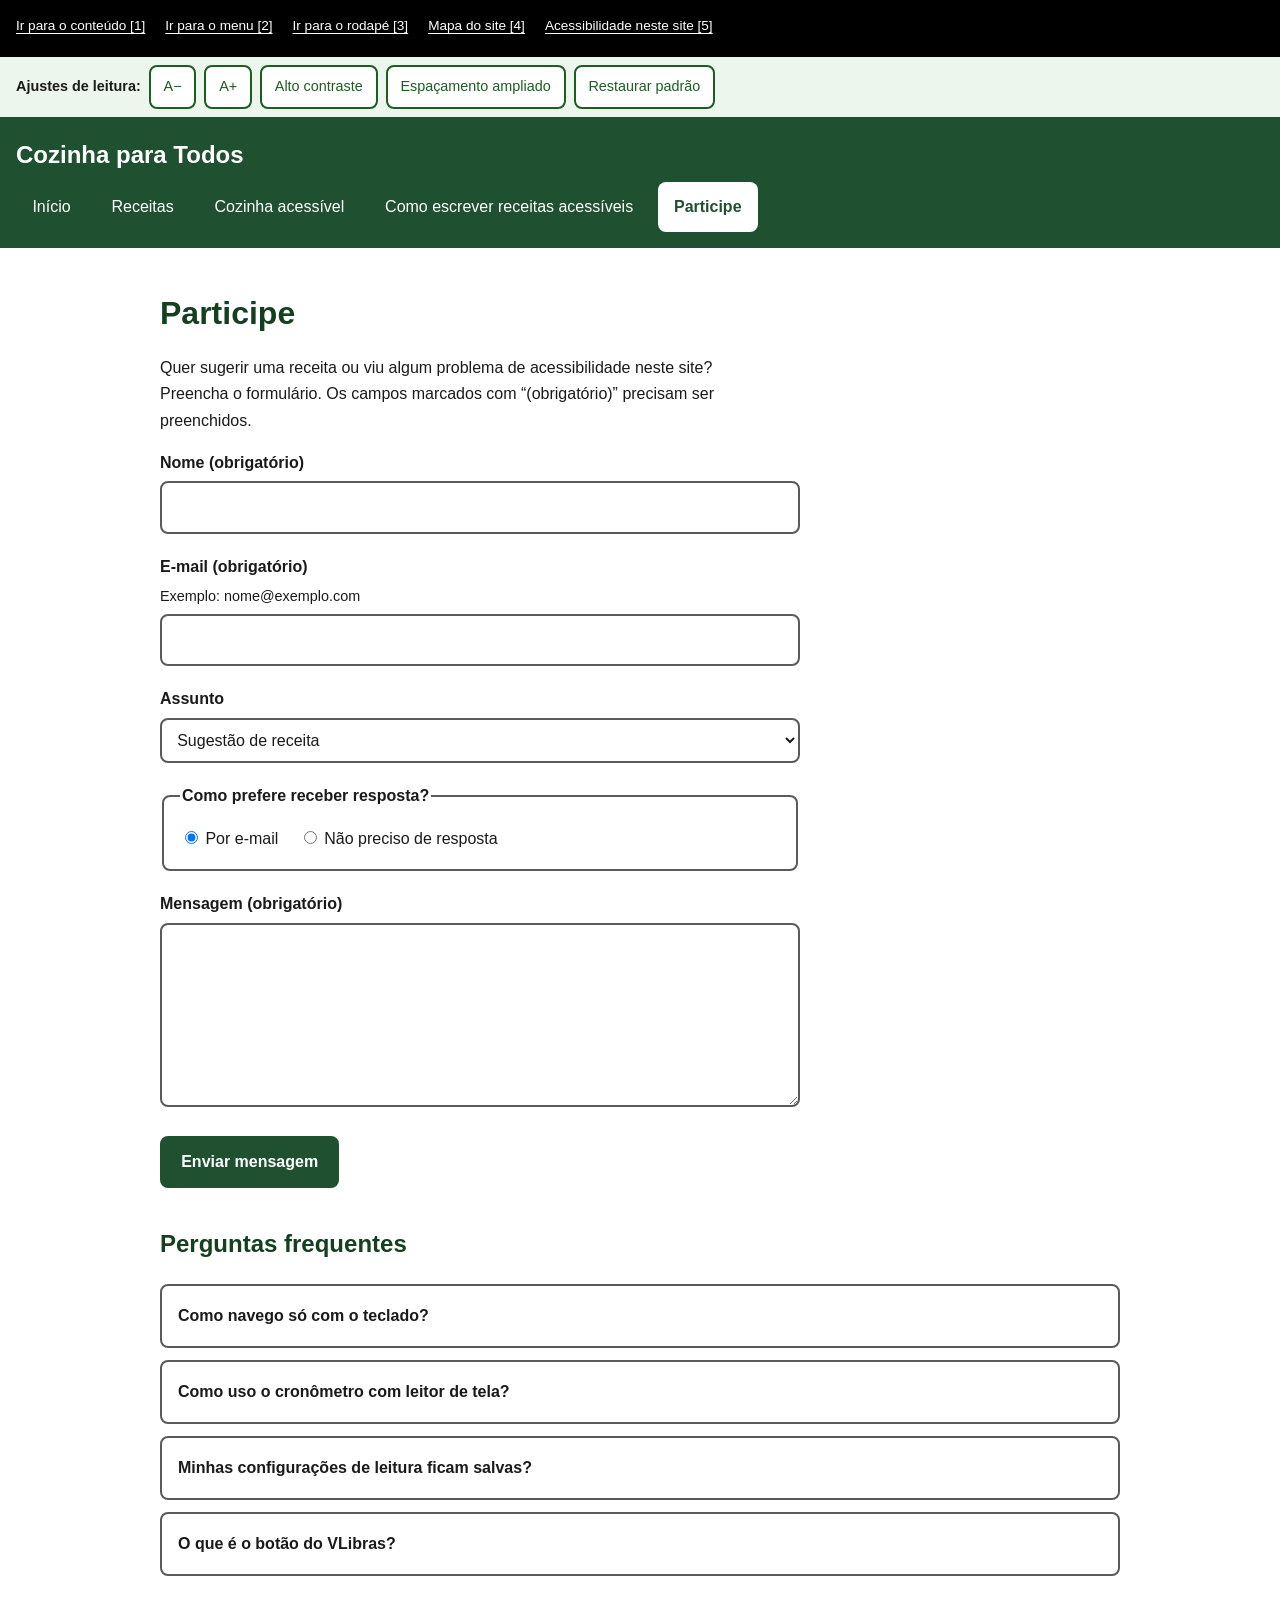
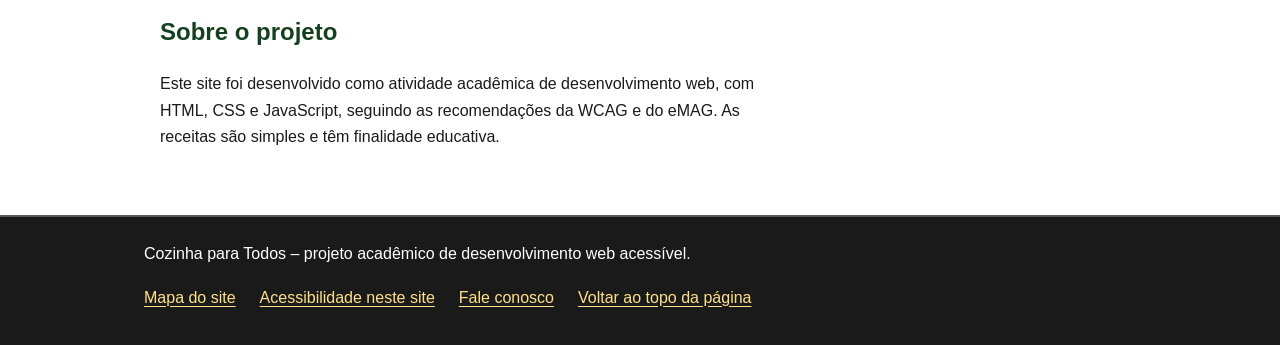
<file: cozinha/contato.html>
<!DOCTYPE html>
<html lang="pt-BR">
<head>
  <meta charset="UTF-8">
  <meta name="viewport" content="width=device-width, initial-scale=1">
  <meta name="description" content="Sugira uma receita, relate um problema de acessibilidade e leia perguntas frequentes sobre este site.">
  <title>Participe – Cozinha para Todos</title>
  <link rel="stylesheet" href="css/style.css">
</head>
<body>
  <nav id="topo" class="atalhos" aria-label="Atalhos de teclado">
    <ul>
      <li><a href="#conteudo" accesskey="1">Ir para o conteúdo [1]</a></li>
      <li><a href="#menu" accesskey="2">Ir para o menu [2]</a></li>
      <li><a href="#rodape" accesskey="3">Ir para o rodapé [3]</a></li>
      <li><a href="mapa.html" accesskey="4">Mapa do site [4]</a></li>
      <li><a href="acessibilidade.html" accesskey="5">Acessibilidade neste site [5]</a></li>
    </ul>
  </nav>

  <div class="barra-acessibilidade" role="region" aria-label="Ajustes de leitura">
    <p>Ajustes de leitura:</p>
    <button type="button" id="btn-diminuir" aria-label="Diminuir tamanho do texto">A−</button>
    <button type="button" id="btn-aumentar" aria-label="Aumentar tamanho do texto">A+</button>
    <button type="button" id="btn-contraste" aria-pressed="false">Alto contraste</button>
    <button type="button" id="btn-espaco" aria-pressed="false">Espaçamento ampliado</button>
    <button type="button" id="btn-restaurar">Restaurar padrão</button>
    <span id="status-acess" class="so-leitor" role="status" aria-live="polite"></span>
  </div>

  <header class="cabecalho">
    <a class="marca" href="index.html">Cozinha para Todos</a>
    <nav id="menu" aria-label="Menu principal">
      <ul class="menu">
        <li><a href="index.html">Início</a></li>
        <li><a href="receitas.html">Receitas</a></li>
        <li><a href="cozinha-acessivel.html">Cozinha acessível</a></li>
        <li><a href="receita-acessivel.html">Como escrever receitas acessíveis</a></li>
        <li><a href="contato.html" aria-current="page">Participe</a></li>
      </ul>
    </nav>
  </header>

  <main id="conteudo">
    <h1>Participe</h1>
    <p>Quer sugerir uma receita ou viu algum problema de acessibilidade neste site? Preencha o formulário. Os campos marcados com “(obrigatório)” precisam ser preenchidos.</p>

    <form id="form-contato" novalidate>
      <div class="campo">
        <label for="nome">Nome (obrigatório)</label>
        <input type="text" id="nome" name="nome" autocomplete="name" required aria-describedby="erro-nome">
        <p id="erro-nome" class="erro"></p>
      </div>

      <div class="campo">
        <label for="email">E-mail (obrigatório)</label>
        <p id="dica-email" class="dica">Exemplo: nome@exemplo.com</p>
        <input type="email" id="email" name="email" autocomplete="email" required aria-describedby="dica-email erro-email">
        <p id="erro-email" class="erro"></p>
      </div>

      <div class="campo">
        <label for="assunto">Assunto</label>
        <select id="assunto" name="assunto">
          <option value="receita">Sugestão de receita</option>
          <option value="problema">Relato de problema de acessibilidade</option>
          <option value="elogio">Comentário ou elogio</option>
        </select>
      </div>

      <fieldset class="campo">
        <legend>Como prefere receber resposta?</legend>
        <label><input type="radio" name="retorno" value="email" checked> Por e-mail</label>
        <label><input type="radio" name="retorno" value="nenhum"> Não preciso de resposta</label>
      </fieldset>

      <div class="campo">
        <label for="mensagem">Mensagem (obrigatório)</label>
        <textarea id="mensagem" name="mensagem" rows="6" required aria-describedby="erro-mensagem"></textarea>
        <p id="erro-mensagem" class="erro"></p>
      </div>

      <button type="submit" class="botao">Enviar mensagem</button>
      <div id="resultado-form" role="status" aria-live="polite"></div>
    </form>

    <h2>Perguntas frequentes</h2>
    <details>
      <summary>Como navego só com o teclado?</summary>
      <p>Use <kbd>Tab</kbd> para avançar entre links e botões, <kbd>Shift</kbd> + <kbd>Tab</kbd> para voltar e <kbd>Enter</kbd> para ativar. O item em foco fica com contorno amarelo e preto. Há também <a href="acessibilidade.html#atalhos">teclas de atalho para as áreas da página</a>.</p>
    </details>
    <details>
      <summary>Como uso o cronômetro com leitor de tela?</summary>
      <p>Defina minutos e segundos nos campos, ative “Iniciar” e use “Dizer tempo restante” quando quiser saber quanto falta. Ao fim, o leitor de tela anuncia que o tempo acabou, e o site toca um aviso sonoro e vibra em aparelhos compatíveis.</p>
    </details>
    <details>
      <summary>Minhas configurações de leitura ficam salvas?</summary>
      <p>Sim. Tamanho do texto, alto contraste e espaçamento ficam guardados neste navegador e valem em todas as páginas do site.</p>
    </details>
    <details>
      <summary>O que é o botão do VLibras?</summary>
      <p>É um tradutor do governo federal que converte o texto da página para Libras, usando um avatar. Ele precisa de conexão com a internet.</p>
    </details>

    <h2>Sobre o projeto</h2>
    <p>Este site foi desenvolvido como atividade acadêmica de desenvolvimento web, com HTML, CSS e JavaScript, seguindo as recomendações da WCAG e do eMAG. As receitas são simples e têm finalidade educativa.</p>

  </main>

  <footer id="rodape" class="rodape">
    <p>Cozinha para Todos – projeto acadêmico de desenvolvimento web acessível.</p>
    <ul>
      <li><a href="mapa.html">Mapa do site</a></li>
      <li><a href="acessibilidade.html">Acessibilidade neste site</a></li>
      <li><a href="contato.html">Fale conosco</a></li>
      <li><a href="#topo">Voltar ao topo da página</a></li>
    </ul>
  </footer>

  <div vw class="enabled">
    <div vw-access-button class="active"></div>
    <div vw-plugin-wrapper><div class="vw-plugin-top-wrapper"></div></div>
  </div>
  <script src="js/main.js"></script>
</body>
</html>
</file>
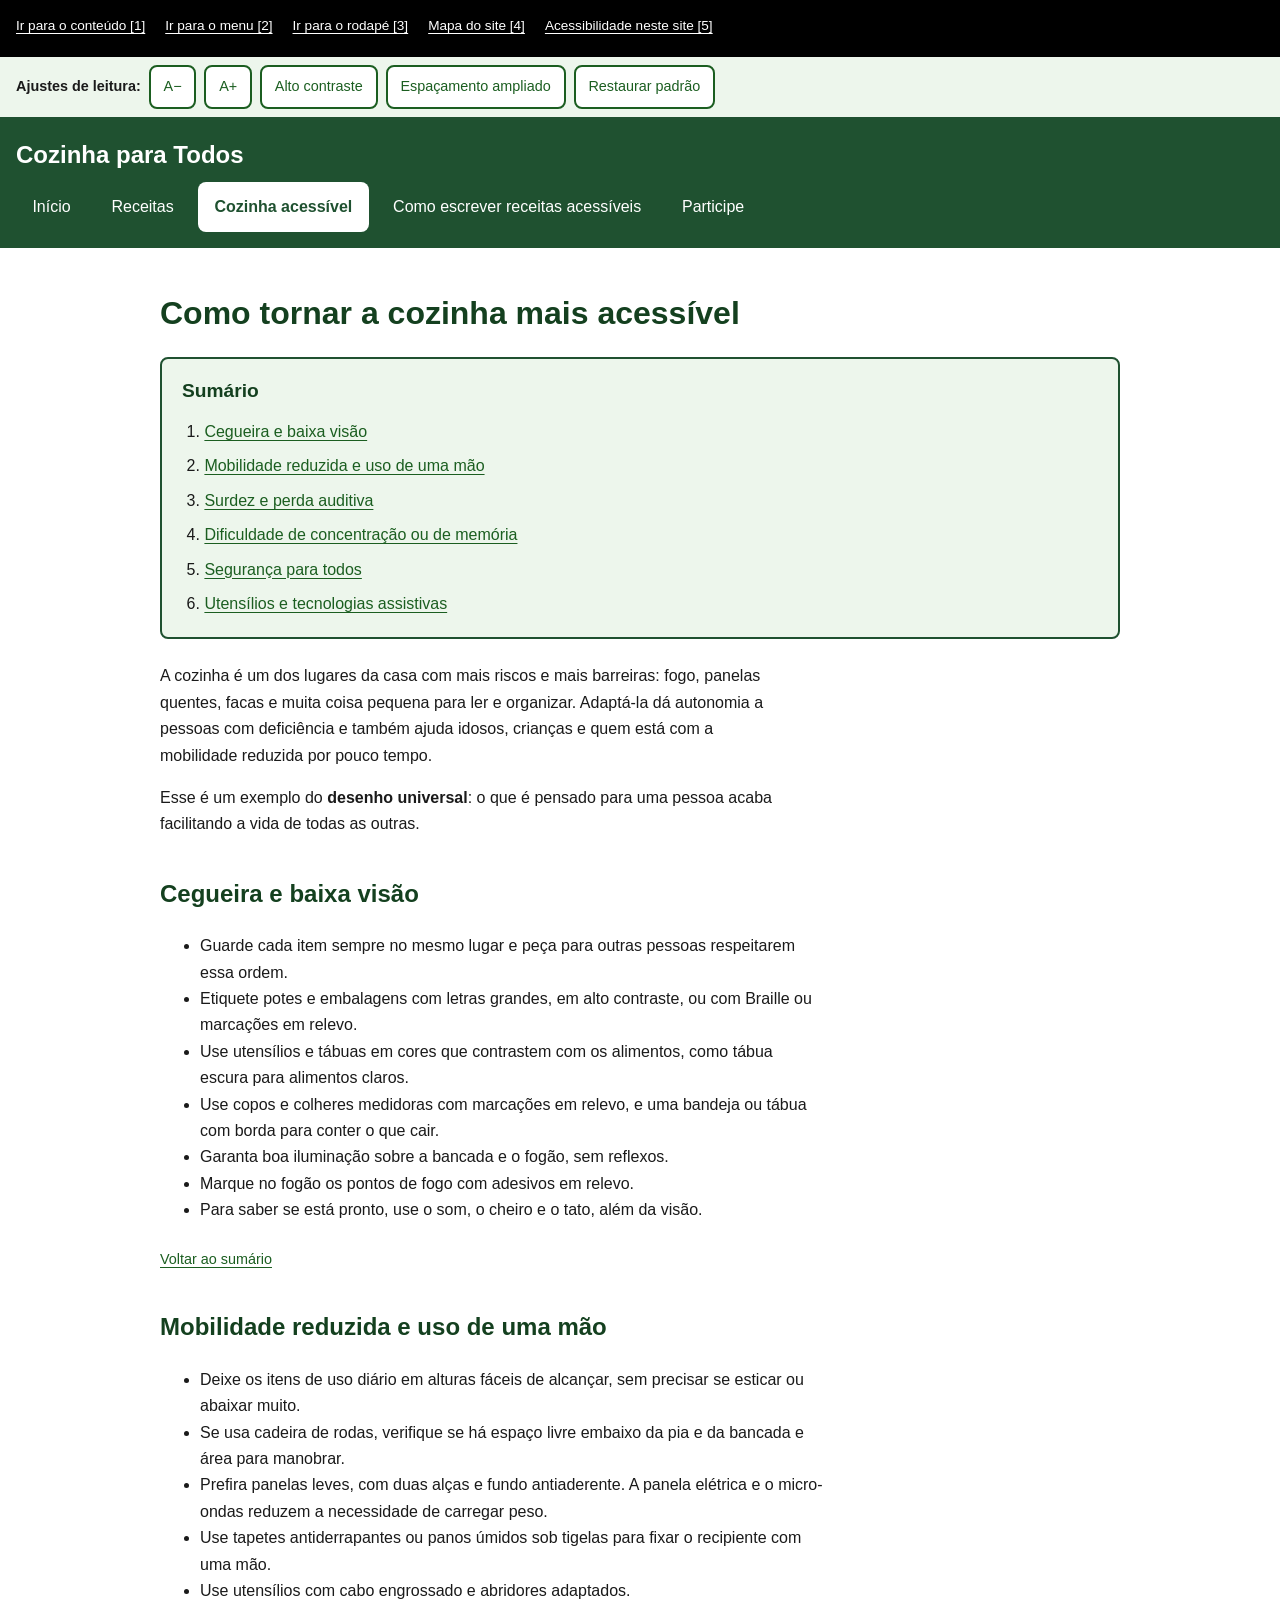
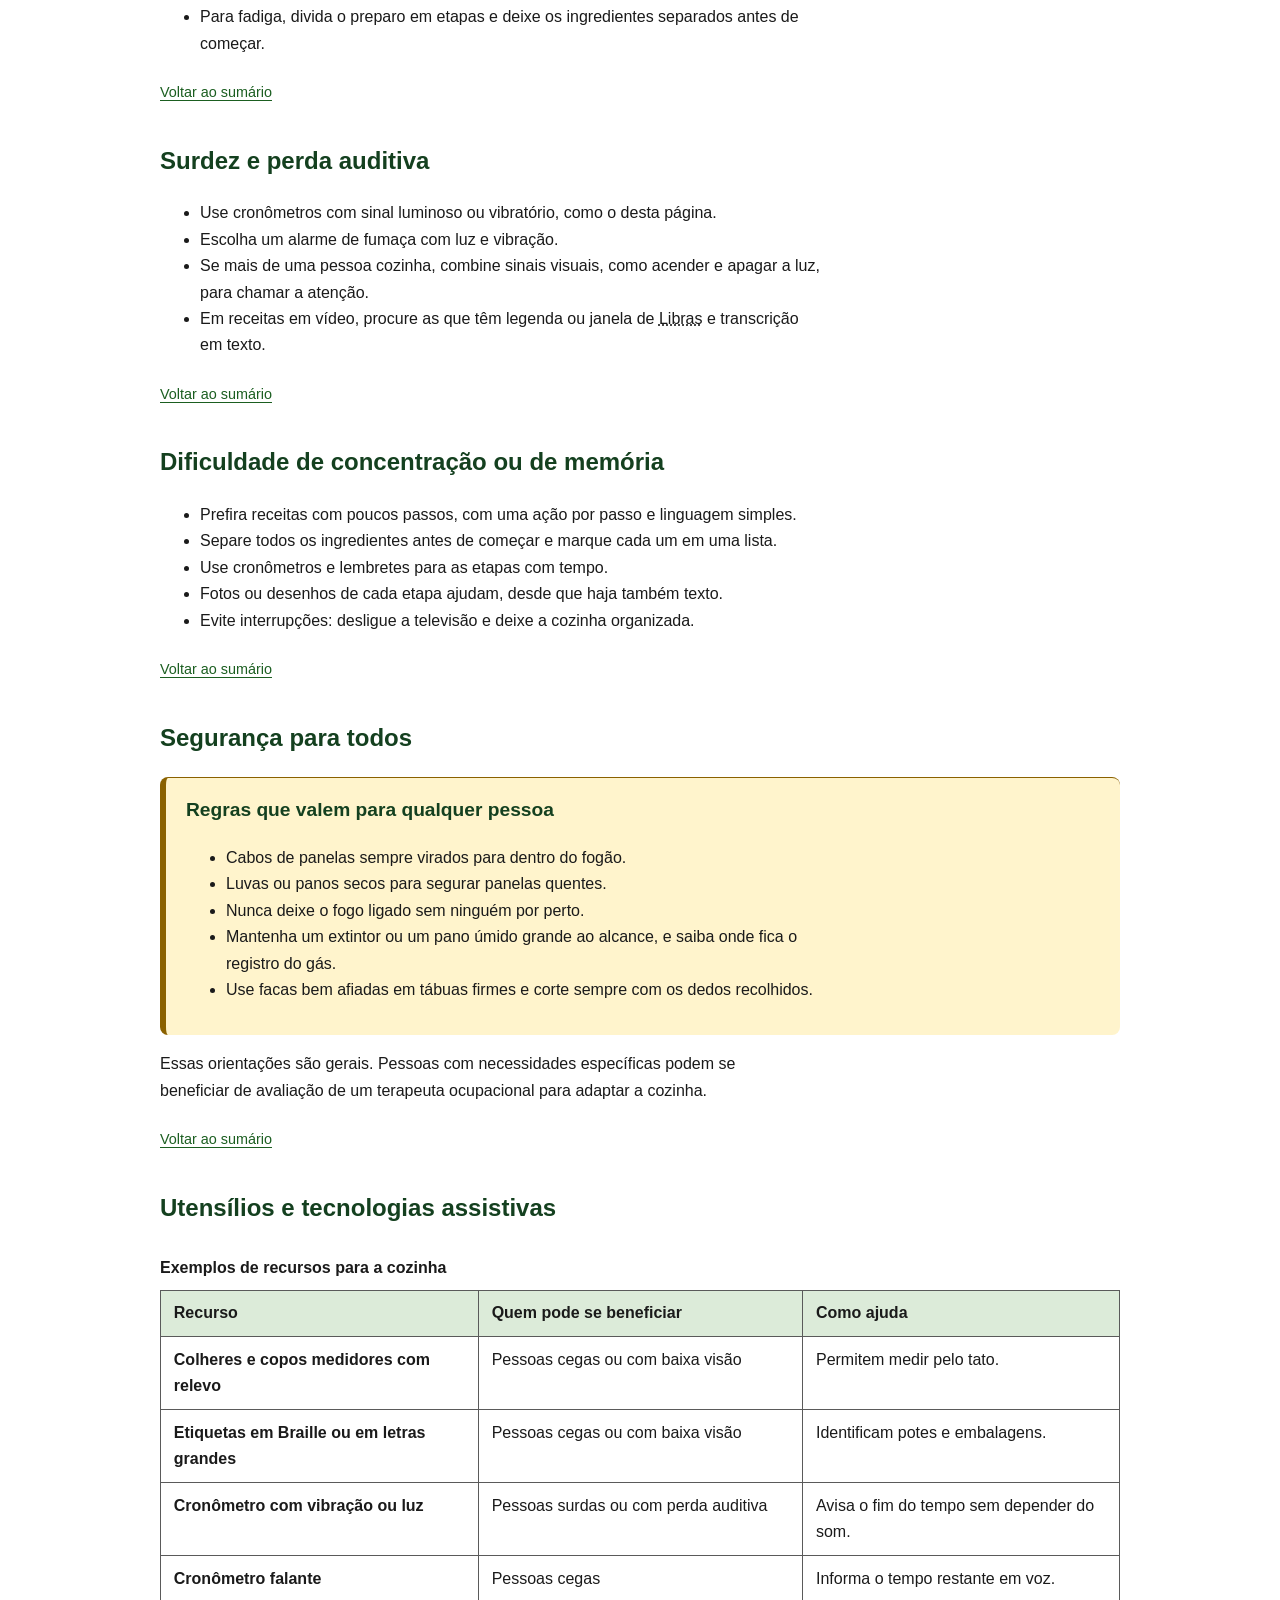
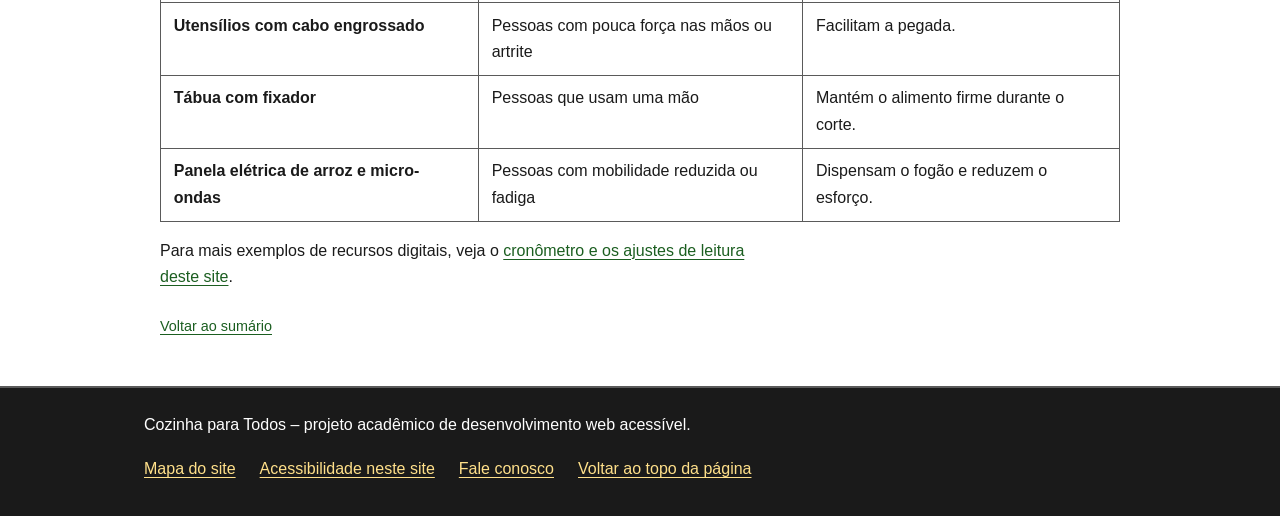
<file: cozinha/cozinha-acessivel.html>
<!DOCTYPE html>
<html lang="pt-BR">
<head>
  <meta charset="UTF-8">
  <meta name="viewport" content="width=device-width, initial-scale=1">
  <meta name="description" content="Como adaptar espaço, utensílios e rotina da cozinha para pessoas com diferentes necessidades.">
  <title>Cozinha acessível – Cozinha para Todos</title>
  <link rel="stylesheet" href="css/style.css">
</head>
<body>
  <nav id="topo" class="atalhos" aria-label="Atalhos de teclado">
    <ul>
      <li><a href="#conteudo" accesskey="1">Ir para o conteúdo [1]</a></li>
      <li><a href="#menu" accesskey="2">Ir para o menu [2]</a></li>
      <li><a href="#rodape" accesskey="3">Ir para o rodapé [3]</a></li>
      <li><a href="mapa.html" accesskey="4">Mapa do site [4]</a></li>
      <li><a href="acessibilidade.html" accesskey="5">Acessibilidade neste site [5]</a></li>
    </ul>
  </nav>

  <div class="barra-acessibilidade" role="region" aria-label="Ajustes de leitura">
    <p>Ajustes de leitura:</p>
    <button type="button" id="btn-diminuir" aria-label="Diminuir tamanho do texto">A−</button>
    <button type="button" id="btn-aumentar" aria-label="Aumentar tamanho do texto">A+</button>
    <button type="button" id="btn-contraste" aria-pressed="false">Alto contraste</button>
    <button type="button" id="btn-espaco" aria-pressed="false">Espaçamento ampliado</button>
    <button type="button" id="btn-restaurar">Restaurar padrão</button>
    <span id="status-acess" class="so-leitor" role="status" aria-live="polite"></span>
  </div>

  <header class="cabecalho">
    <a class="marca" href="index.html">Cozinha para Todos</a>
    <nav id="menu" aria-label="Menu principal">
      <ul class="menu">
        <li><a href="index.html">Início</a></li>
        <li><a href="receitas.html">Receitas</a></li>
        <li><a href="cozinha-acessivel.html" aria-current="page">Cozinha acessível</a></li>
        <li><a href="receita-acessivel.html">Como escrever receitas acessíveis</a></li>
        <li><a href="contato.html">Participe</a></li>
      </ul>
    </nav>
  </header>

  <main id="conteudo">
    <h1>Como tornar a cozinha mais acessível</h1>
    <nav id="sumario" class="sumario" aria-labelledby="sumario-titulo">
      <h2 id="sumario-titulo">Sumário</h2>
      <ol>
        <li><a href="#visual">Cegueira e baixa visão</a></li>
        <li><a href="#motora">Mobilidade reduzida e uso de uma mão</a></li>
        <li><a href="#auditiva">Surdez e perda auditiva</a></li>
        <li><a href="#cognitiva">Dificuldade de concentração ou de memória</a></li>
        <li><a href="#seguranca">Segurança para todos</a></li>
        <li><a href="#recursos">Utensílios e tecnologias assistivas</a></li>
      </ol>
    </nav>
    <p>A cozinha é um dos lugares da casa com mais riscos e mais barreiras: fogo, panelas quentes, facas e muita coisa pequena para ler e organizar. Adaptá-la dá autonomia a pessoas com deficiência e também ajuda idosos, crianças e quem está com a mobilidade reduzida por pouco tempo.</p>
    <p>Esse é um exemplo do <em>desenho universal</em>: o que é pensado para uma pessoa acaba facilitando a vida de todas as outras.</p>

    <h2 id="visual">Cegueira e baixa visão</h2>
    <ul>
      <li>Guarde cada item sempre no mesmo lugar e peça para outras pessoas respeitarem essa ordem.</li>
      <li>Etiquete potes e embalagens com letras grandes, em alto contraste, ou com Braille ou marcações em relevo.</li>
      <li>Use utensílios e tábuas em cores que contrastem com os alimentos, como tábua escura para alimentos claros.</li>
      <li>Use copos e colheres medidoras com marcações em relevo, e uma bandeja ou tábua com borda para conter o que cair.</li>
      <li>Garanta boa iluminação sobre a bancada e o fogão, sem reflexos.</li>
      <li>Marque no fogão os pontos de fogo com adesivos em relevo.</li>
      <li>Para saber se está pronto, use o som, o cheiro e o tato, além da visão.</li>
    </ul>
    <p class="voltar"><a href="#sumario">Voltar ao sumário</a></p>

    <h2 id="motora">Mobilidade reduzida e uso de uma mão</h2>
    <ul>
      <li>Deixe os itens de uso diário em alturas fáceis de alcançar, sem precisar se esticar ou abaixar muito.</li>
      <li>Se usa cadeira de rodas, verifique se há espaço livre embaixo da pia e da bancada e área para manobrar.</li>
      <li>Prefira panelas leves, com duas alças e fundo antiaderente. A panela elétrica e o micro-ondas reduzem a necessidade de carregar peso.</li>
      <li>Use tapetes antiderrapantes ou panos úmidos sob tigelas para fixar o recipiente com uma mão.</li>
      <li>Use utensílios com cabo engrossado e abridores adaptados.</li>
      <li>Para fadiga, divida o preparo em etapas e deixe os ingredientes separados antes de começar.</li>
    </ul>
    <p class="voltar"><a href="#sumario">Voltar ao sumário</a></p>

    <h2 id="auditiva">Surdez e perda auditiva</h2>
    <ul>
      <li>Use cronômetros com sinal luminoso ou vibratório, como o desta página.</li>
      <li>Escolha um alarme de fumaça com luz e vibração.</li>
      <li>Se mais de uma pessoa cozinha, combine sinais visuais, como acender e apagar a luz, para chamar a atenção.</li>
      <li>Em receitas em vídeo, procure as que têm legenda ou janela de <abbr title="Língua Brasileira de Sinais">Libras</abbr> e transcrição em texto.</li>
    </ul>
    <p class="voltar"><a href="#sumario">Voltar ao sumário</a></p>

    <h2 id="cognitiva">Dificuldade de concentração ou de memória</h2>
    <ul>
      <li>Prefira receitas com poucos passos, com uma ação por passo e linguagem simples.</li>
      <li>Separe todos os ingredientes antes de começar e marque cada um em uma lista.</li>
      <li>Use cronômetros e lembretes para as etapas com tempo.</li>
      <li>Fotos ou desenhos de cada etapa ajudam, desde que haja também texto.</li>
      <li>Evite interrupções: desligue a televisão e deixe a cozinha organizada.</li>
    </ul>
    <p class="voltar"><a href="#sumario">Voltar ao sumário</a></p>

    <h2 id="seguranca">Segurança para todos</h2>
    <div class="destaque">
      <h3>Regras que valem para qualquer pessoa</h3>
      <ul>
        <li>Cabos de panelas sempre virados para dentro do fogão.</li>
        <li>Luvas ou panos secos para segurar panelas quentes.</li>
        <li>Nunca deixe o fogo ligado sem ninguém por perto.</li>
        <li>Mantenha um extintor ou um pano úmido grande ao alcance, e saiba onde fica o registro do gás.</li>
        <li>Use facas bem afiadas em tábuas firmes e corte sempre com os dedos recolhidos.</li>
      </ul>
    </div>
    <p>Essas orientações são gerais. Pessoas com necessidades específicas podem se beneficiar de avaliação de um terapeuta ocupacional para adaptar a cozinha.</p>
    <p class="voltar"><a href="#sumario">Voltar ao sumário</a></p>

    <h2 id="recursos">Utensílios e tecnologias assistivas</h2>
    <div class="tabela-rolavel">
      <table>
        <caption>Exemplos de recursos para a cozinha</caption>
        <thead>
          <tr><th scope="col">Recurso</th><th scope="col">Quem pode se beneficiar</th><th scope="col">Como ajuda</th></tr>
        </thead>
        <tbody>
          <tr><th scope="row">Colheres e copos medidores com relevo</th><td>Pessoas cegas ou com baixa visão</td><td>Permitem medir pelo tato.</td></tr>
          <tr><th scope="row">Etiquetas em Braille ou em letras grandes</th><td>Pessoas cegas ou com baixa visão</td><td>Identificam potes e embalagens.</td></tr>
          <tr><th scope="row">Cronômetro com vibração ou luz</th><td>Pessoas surdas ou com perda auditiva</td><td>Avisa o fim do tempo sem depender do som.</td></tr>
          <tr><th scope="row">Cronômetro falante</th><td>Pessoas cegas</td><td>Informa o tempo restante em voz.</td></tr>
          <tr><th scope="row">Utensílios com cabo engrossado</th><td>Pessoas com pouca força nas mãos ou artrite</td><td>Facilitam a pegada.</td></tr>
          <tr><th scope="row">Tábua com fixador</th><td>Pessoas que usam uma mão</td><td>Mantém o alimento firme durante o corte.</td></tr>
          <tr><th scope="row">Panela elétrica de arroz e micro-ondas</th><td>Pessoas com mobilidade reduzida ou fadiga</td><td>Dispensam o fogão e reduzem o esforço.</td></tr>
        </tbody>
      </table>
    </div>
    <p>Para mais exemplos de recursos digitais, veja o <a href="acessibilidade.html#recursos">cronômetro e os ajustes de leitura deste site</a>.</p>
    <p class="voltar"><a href="#sumario">Voltar ao sumário</a></p>

  </main>

  <footer id="rodape" class="rodape">
    <p>Cozinha para Todos – projeto acadêmico de desenvolvimento web acessível.</p>
    <ul>
      <li><a href="mapa.html">Mapa do site</a></li>
      <li><a href="acessibilidade.html">Acessibilidade neste site</a></li>
      <li><a href="contato.html">Fale conosco</a></li>
      <li><a href="#topo">Voltar ao topo da página</a></li>
    </ul>
  </footer>

  <div vw class="enabled">
    <div vw-access-button class="active"></div>
    <div vw-plugin-wrapper><div class="vw-plugin-top-wrapper"></div></div>
  </div>
  <script src="js/main.js"></script>
</body>
</html>
</file>
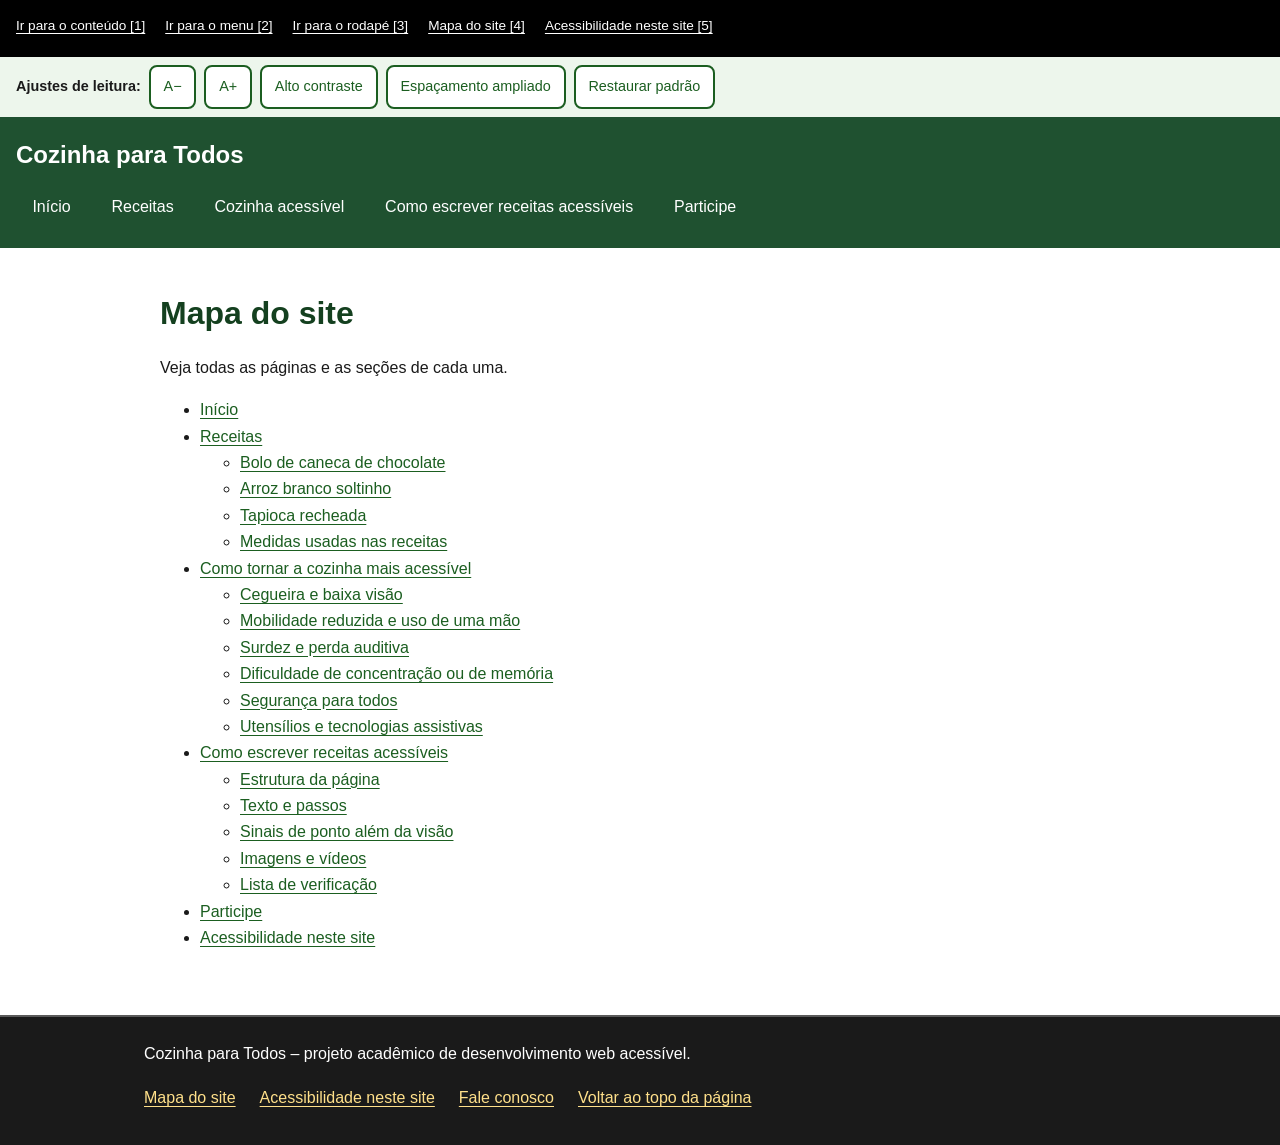
<file: cozinha/mapa.html>
<!DOCTYPE html>
<html lang="pt-BR">
<head>
  <meta charset="UTF-8">
  <meta name="viewport" content="width=device-width, initial-scale=1">
  <meta name="description" content="Lista de todas as páginas do site e de suas seções.">
  <title>Mapa do site – Cozinha para Todos</title>
  <link rel="stylesheet" href="css/style.css">
</head>
<body>
  <nav id="topo" class="atalhos" aria-label="Atalhos de teclado">
    <ul>
      <li><a href="#conteudo" accesskey="1">Ir para o conteúdo [1]</a></li>
      <li><a href="#menu" accesskey="2">Ir para o menu [2]</a></li>
      <li><a href="#rodape" accesskey="3">Ir para o rodapé [3]</a></li>
      <li><a href="mapa.html" accesskey="4">Mapa do site [4]</a></li>
      <li><a href="acessibilidade.html" accesskey="5">Acessibilidade neste site [5]</a></li>
    </ul>
  </nav>

  <div class="barra-acessibilidade" role="region" aria-label="Ajustes de leitura">
    <p>Ajustes de leitura:</p>
    <button type="button" id="btn-diminuir" aria-label="Diminuir tamanho do texto">A−</button>
    <button type="button" id="btn-aumentar" aria-label="Aumentar tamanho do texto">A+</button>
    <button type="button" id="btn-contraste" aria-pressed="false">Alto contraste</button>
    <button type="button" id="btn-espaco" aria-pressed="false">Espaçamento ampliado</button>
    <button type="button" id="btn-restaurar">Restaurar padrão</button>
    <span id="status-acess" class="so-leitor" role="status" aria-live="polite"></span>
  </div>

  <header class="cabecalho">
    <a class="marca" href="index.html">Cozinha para Todos</a>
    <nav id="menu" aria-label="Menu principal">
      <ul class="menu">
        <li><a href="index.html">Início</a></li>
        <li><a href="receitas.html">Receitas</a></li>
        <li><a href="cozinha-acessivel.html">Cozinha acessível</a></li>
        <li><a href="receita-acessivel.html">Como escrever receitas acessíveis</a></li>
        <li><a href="contato.html">Participe</a></li>
      </ul>
    </nav>
  </header>

  <main id="conteudo">
    <h1>Mapa do site</h1>
    <p>Veja todas as páginas e as seções de cada uma.</p>
    <ul>
      <li><a href="index.html">Início</a></li>
      <li><a href="receitas.html">Receitas</a>
        <ul>
          <li><a href="bolo-de-caneca.html">Bolo de caneca de chocolate</a></li>
          <li><a href="arroz-branco.html">Arroz branco soltinho</a></li>
          <li><a href="tapioca.html">Tapioca recheada</a></li>
          <li><a href="receitas.html#medidas">Medidas usadas nas receitas</a></li>
        </ul>
      </li>
      <li><a href="cozinha-acessivel.html">Como tornar a cozinha mais acessível</a>
        <ul>
          <li><a href="cozinha-acessivel.html#visual">Cegueira e baixa visão</a></li>
          <li><a href="cozinha-acessivel.html#motora">Mobilidade reduzida e uso de uma mão</a></li>
          <li><a href="cozinha-acessivel.html#auditiva">Surdez e perda auditiva</a></li>
          <li><a href="cozinha-acessivel.html#cognitiva">Dificuldade de concentração ou de memória</a></li>
          <li><a href="cozinha-acessivel.html#seguranca">Segurança para todos</a></li>
          <li><a href="cozinha-acessivel.html#recursos">Utensílios e tecnologias assistivas</a></li>
        </ul>
      </li>
      <li><a href="receita-acessivel.html">Como escrever receitas acessíveis</a>
        <ul>
          <li><a href="receita-acessivel.html#estrutura">Estrutura da página</a></li>
          <li><a href="receita-acessivel.html#texto">Texto e passos</a></li>
          <li><a href="receita-acessivel.html#sinais">Sinais de ponto além da visão</a></li>
          <li><a href="receita-acessivel.html#imagens">Imagens e vídeos</a></li>
          <li><a href="receita-acessivel.html#lista">Lista de verificação</a></li>
        </ul>
      </li>
      <li><a href="contato.html">Participe</a></li>
      <li><a href="acessibilidade.html">Acessibilidade neste site</a></li>
    </ul>

  </main>

  <footer id="rodape" class="rodape">
    <p>Cozinha para Todos – projeto acadêmico de desenvolvimento web acessível.</p>
    <ul>
      <li><a href="mapa.html">Mapa do site</a></li>
      <li><a href="acessibilidade.html">Acessibilidade neste site</a></li>
      <li><a href="contato.html">Fale conosco</a></li>
      <li><a href="#topo">Voltar ao topo da página</a></li>
    </ul>
  </footer>

  <div vw class="enabled">
    <div vw-access-button class="active"></div>
    <div vw-plugin-wrapper><div class="vw-plugin-top-wrapper"></div></div>
  </div>
  <script src="js/main.js"></script>
</body>
</html>
</file>
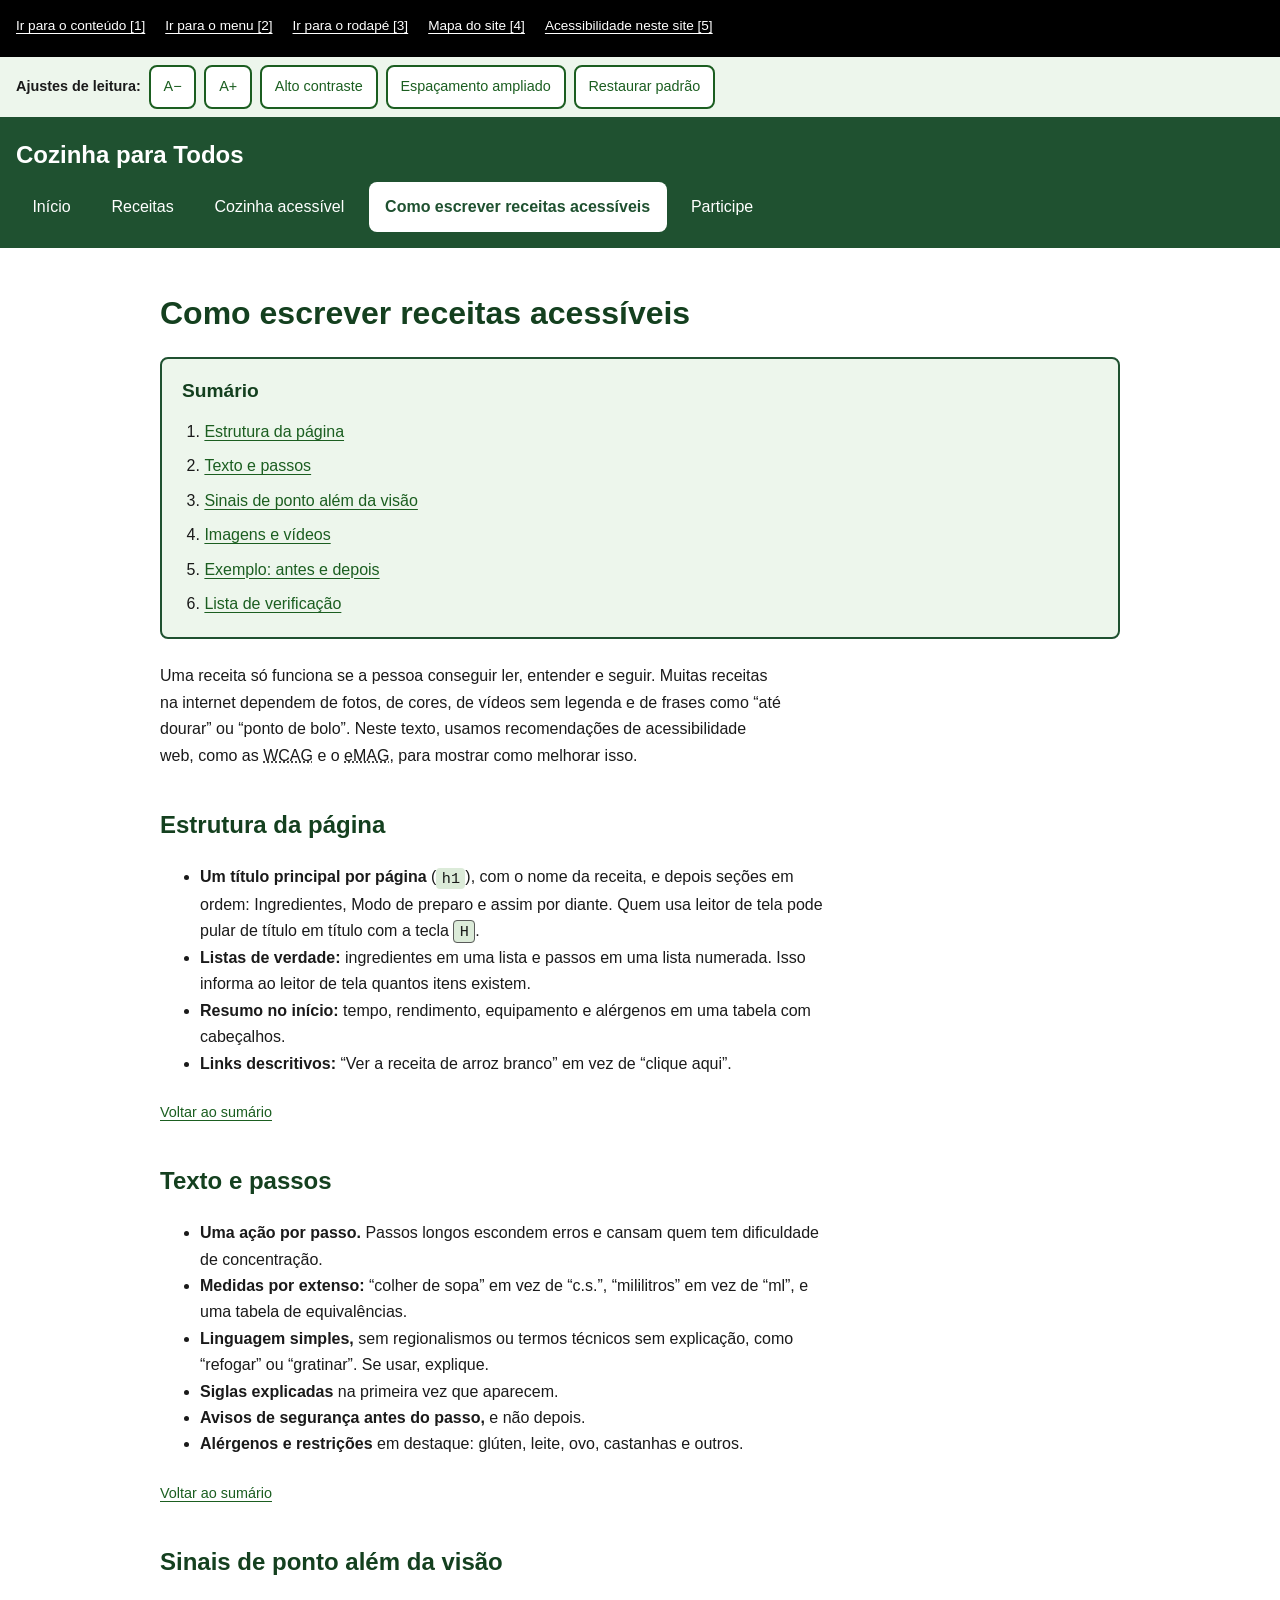
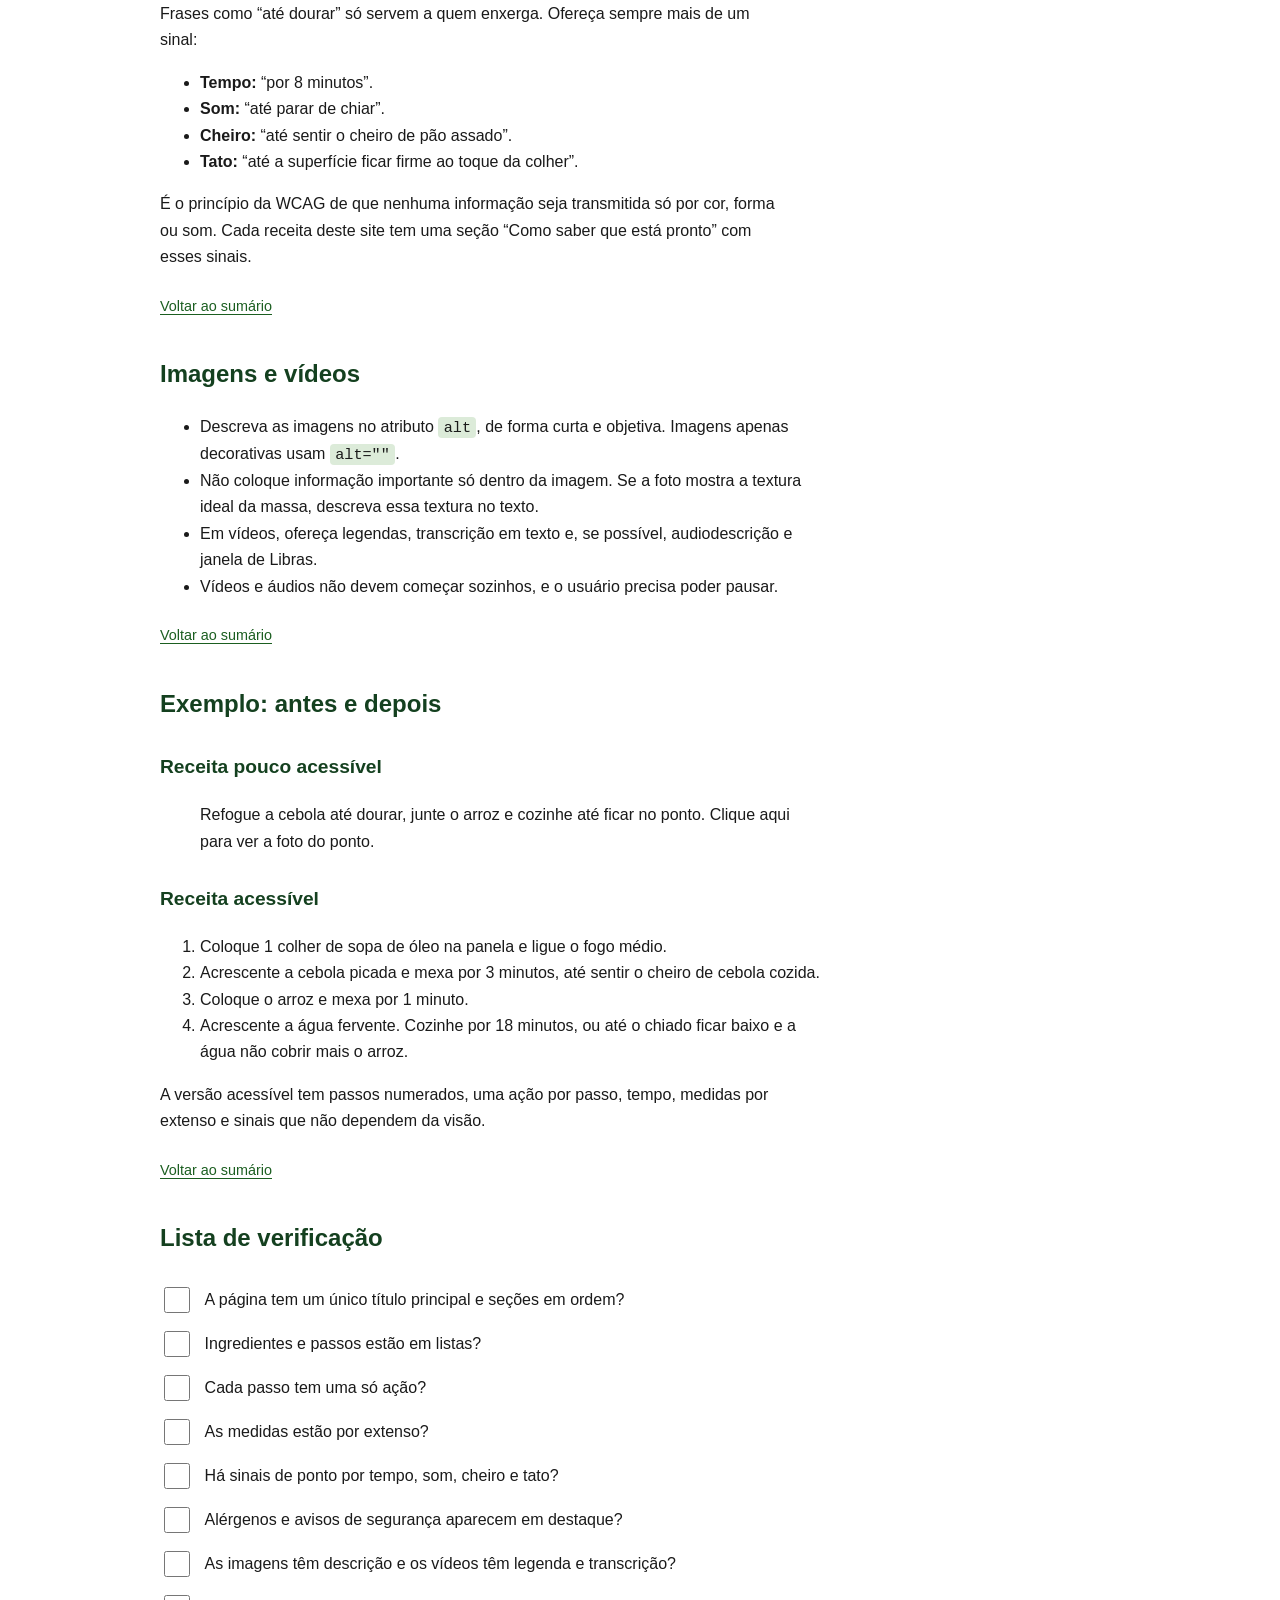
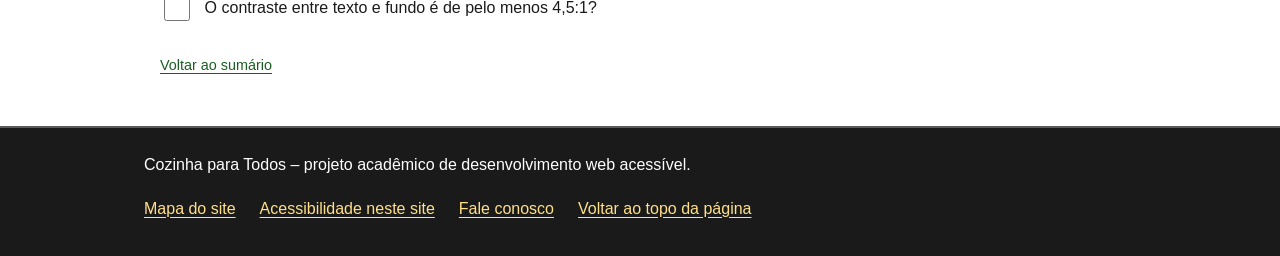
<file: cozinha/receita-acessivel.html>
<!DOCTYPE html>
<html lang="pt-BR">
<head>
  <meta charset="UTF-8">
  <meta name="viewport" content="width=device-width, initial-scale=1">
  <meta name="description" content="Boas práticas para escrever receitas e páginas de receitas que sejam compreensíveis para todas as pessoas.">
  <title>Como escrever receitas acessíveis – Cozinha para Todos</title>
  <link rel="stylesheet" href="css/style.css">
</head>
<body>
  <nav id="topo" class="atalhos" aria-label="Atalhos de teclado">
    <ul>
      <li><a href="#conteudo" accesskey="1">Ir para o conteúdo [1]</a></li>
      <li><a href="#menu" accesskey="2">Ir para o menu [2]</a></li>
      <li><a href="#rodape" accesskey="3">Ir para o rodapé [3]</a></li>
      <li><a href="mapa.html" accesskey="4">Mapa do site [4]</a></li>
      <li><a href="acessibilidade.html" accesskey="5">Acessibilidade neste site [5]</a></li>
    </ul>
  </nav>

  <div class="barra-acessibilidade" role="region" aria-label="Ajustes de leitura">
    <p>Ajustes de leitura:</p>
    <button type="button" id="btn-diminuir" aria-label="Diminuir tamanho do texto">A−</button>
    <button type="button" id="btn-aumentar" aria-label="Aumentar tamanho do texto">A+</button>
    <button type="button" id="btn-contraste" aria-pressed="false">Alto contraste</button>
    <button type="button" id="btn-espaco" aria-pressed="false">Espaçamento ampliado</button>
    <button type="button" id="btn-restaurar">Restaurar padrão</button>
    <span id="status-acess" class="so-leitor" role="status" aria-live="polite"></span>
  </div>

  <header class="cabecalho">
    <a class="marca" href="index.html">Cozinha para Todos</a>
    <nav id="menu" aria-label="Menu principal">
      <ul class="menu">
        <li><a href="index.html">Início</a></li>
        <li><a href="receitas.html">Receitas</a></li>
        <li><a href="cozinha-acessivel.html">Cozinha acessível</a></li>
        <li><a href="receita-acessivel.html" aria-current="page">Como escrever receitas acessíveis</a></li>
        <li><a href="contato.html">Participe</a></li>
      </ul>
    </nav>
  </header>

  <main id="conteudo">
    <h1>Como escrever receitas acessíveis</h1>
    <nav id="sumario" class="sumario" aria-labelledby="sumario-titulo">
      <h2 id="sumario-titulo">Sumário</h2>
      <ol>
        <li><a href="#estrutura">Estrutura da página</a></li>
        <li><a href="#texto">Texto e passos</a></li>
        <li><a href="#sinais">Sinais de ponto além da visão</a></li>
        <li><a href="#imagens">Imagens e vídeos</a></li>
        <li><a href="#exemplo">Exemplo: antes e depois</a></li>
        <li><a href="#lista">Lista de verificação</a></li>
      </ol>
    </nav>
    <p>Uma receita só funciona se a pessoa conseguir ler, entender e seguir. Muitas receitas na internet dependem de fotos, de cores, de vídeos sem legenda e de frases como “até dourar” ou “ponto de bolo”. Neste texto, usamos recomendações de acessibilidade web, como as <abbr title="Web Content Accessibility Guidelines">WCAG</abbr> e o <abbr title="Modelo de Acessibilidade em Governo Eletrônico">eMAG</abbr>, para mostrar como melhorar isso.</p>

    <h2 id="estrutura">Estrutura da página</h2>
    <ul>
      <li><strong>Um título principal por página</strong> (<code>h1</code>), com o nome da receita, e depois seções em ordem: Ingredientes, Modo de preparo e assim por diante. Quem usa leitor de tela pode pular de título em título com a tecla <kbd>H</kbd>.</li>
      <li><strong>Listas de verdade:</strong> ingredientes em uma lista e passos em uma lista numerada. Isso informa ao leitor de tela quantos itens existem.</li>
      <li><strong>Resumo no início:</strong> tempo, rendimento, equipamento e alérgenos em uma tabela com cabeçalhos.</li>
      <li><strong>Links descritivos:</strong> “Ver a receita de arroz branco” em vez de “clique aqui”.</li>
    </ul>
    <p class="voltar"><a href="#sumario">Voltar ao sumário</a></p>

    <h2 id="texto">Texto e passos</h2>
    <ul>
      <li><strong>Uma ação por passo.</strong> Passos longos escondem erros e cansam quem tem dificuldade de concentração.</li>
      <li><strong>Medidas por extenso:</strong> “colher de sopa” em vez de “c.s.”, “mililitros” em vez de “ml”, e uma tabela de equivalências.</li>
      <li><strong>Linguagem simples,</strong> sem regionalismos ou termos técnicos sem explicação, como “refogar” ou “gratinar”. Se usar, explique.</li>
      <li><strong>Siglas explicadas</strong> na primeira vez que aparecem.</li>
      <li><strong>Avisos de segurança antes do passo,</strong> e não depois.</li>
      <li><strong>Alérgenos e restrições</strong> em destaque: glúten, leite, ovo, castanhas e outros.</li>
    </ul>
    <p class="voltar"><a href="#sumario">Voltar ao sumário</a></p>

    <h2 id="sinais">Sinais de ponto além da visão</h2>
    <p>Frases como “até dourar” só servem a quem enxerga. Ofereça sempre mais de um sinal:</p>
    <ul>
      <li><strong>Tempo:</strong> “por 8 minutos”.</li>
      <li><strong>Som:</strong> “até parar de chiar”.</li>
      <li><strong>Cheiro:</strong> “até sentir o cheiro de pão assado”.</li>
      <li><strong>Tato:</strong> “até a superfície ficar firme ao toque da colher”.</li>
    </ul>
    <p>É o princípio da WCAG de que nenhuma informação seja transmitida só por cor, forma ou som. Cada receita deste site tem uma seção “Como saber que está pronto” com esses sinais.</p>
    <p class="voltar"><a href="#sumario">Voltar ao sumário</a></p>

    <h2 id="imagens">Imagens e vídeos</h2>
    <ul>
      <li>Descreva as imagens no atributo <code>alt</code>, de forma curta e objetiva. Imagens apenas decorativas usam <code>alt=""</code>.</li>
      <li>Não coloque informação importante só dentro da imagem. Se a foto mostra a textura ideal da massa, descreva essa textura no texto.</li>
      <li>Em vídeos, ofereça legendas, transcrição em texto e, se possível, audiodescrição e janela de Libras.</li>
      <li>Vídeos e áudios não devem começar sozinhos, e o usuário precisa poder pausar.</li>
    </ul>
    <p class="voltar"><a href="#sumario">Voltar ao sumário</a></p>

    <h2 id="exemplo">Exemplo: antes e depois</h2>
    <h3>Receita pouco acessível</h3>
    <blockquote>
      <p>Refogue a cebola até dourar, junte o arroz e cozinhe até ficar no ponto. Clique aqui para ver a foto do ponto.</p>
    </blockquote>
    <h3>Receita acessível</h3>
    <ol>
      <li>Coloque 1 colher de sopa de óleo na panela e ligue o fogo médio.</li>
      <li>Acrescente a cebola picada e mexa por 3 minutos, até sentir o cheiro de cebola cozida.</li>
      <li>Coloque o arroz e mexa por 1 minuto.</li>
      <li>Acrescente a água fervente. Cozinhe por 18 minutos, ou até o chiado ficar baixo e a água não cobrir mais o arroz.</li>
    </ol>
    <p>A versão acessível tem passos numerados, uma ação por passo, tempo, medidas por extenso e sinais que não dependem da visão.</p>
    <p class="voltar"><a href="#sumario">Voltar ao sumário</a></p>

    <h2 id="lista">Lista de verificação</h2>
    <ul class="marcar">
      <li><label><input type="checkbox"> A página tem um único título principal e seções em ordem?</label></li>
      <li><label><input type="checkbox"> Ingredientes e passos estão em listas?</label></li>
      <li><label><input type="checkbox"> Cada passo tem uma só ação?</label></li>
      <li><label><input type="checkbox"> As medidas estão por extenso?</label></li>
      <li><label><input type="checkbox"> Há sinais de ponto por tempo, som, cheiro e tato?</label></li>
      <li><label><input type="checkbox"> Alérgenos e avisos de segurança aparecem em destaque?</label></li>
      <li><label><input type="checkbox"> As imagens têm descrição e os vídeos têm legenda e transcrição?</label></li>
      <li><label><input type="checkbox"> O contraste entre texto e fundo é de pelo menos 4,5:1?</label></li>
    </ul>
    <p class="voltar"><a href="#sumario">Voltar ao sumário</a></p>

  </main>

  <footer id="rodape" class="rodape">
    <p>Cozinha para Todos – projeto acadêmico de desenvolvimento web acessível.</p>
    <ul>
      <li><a href="mapa.html">Mapa do site</a></li>
      <li><a href="acessibilidade.html">Acessibilidade neste site</a></li>
      <li><a href="contato.html">Fale conosco</a></li>
      <li><a href="#topo">Voltar ao topo da página</a></li>
    </ul>
  </footer>

  <div vw class="enabled">
    <div vw-access-button class="active"></div>
    <div vw-plugin-wrapper><div class="vw-plugin-top-wrapper"></div></div>
  </div>
  <script src="js/main.js"></script>
</body>
</html>
</file>
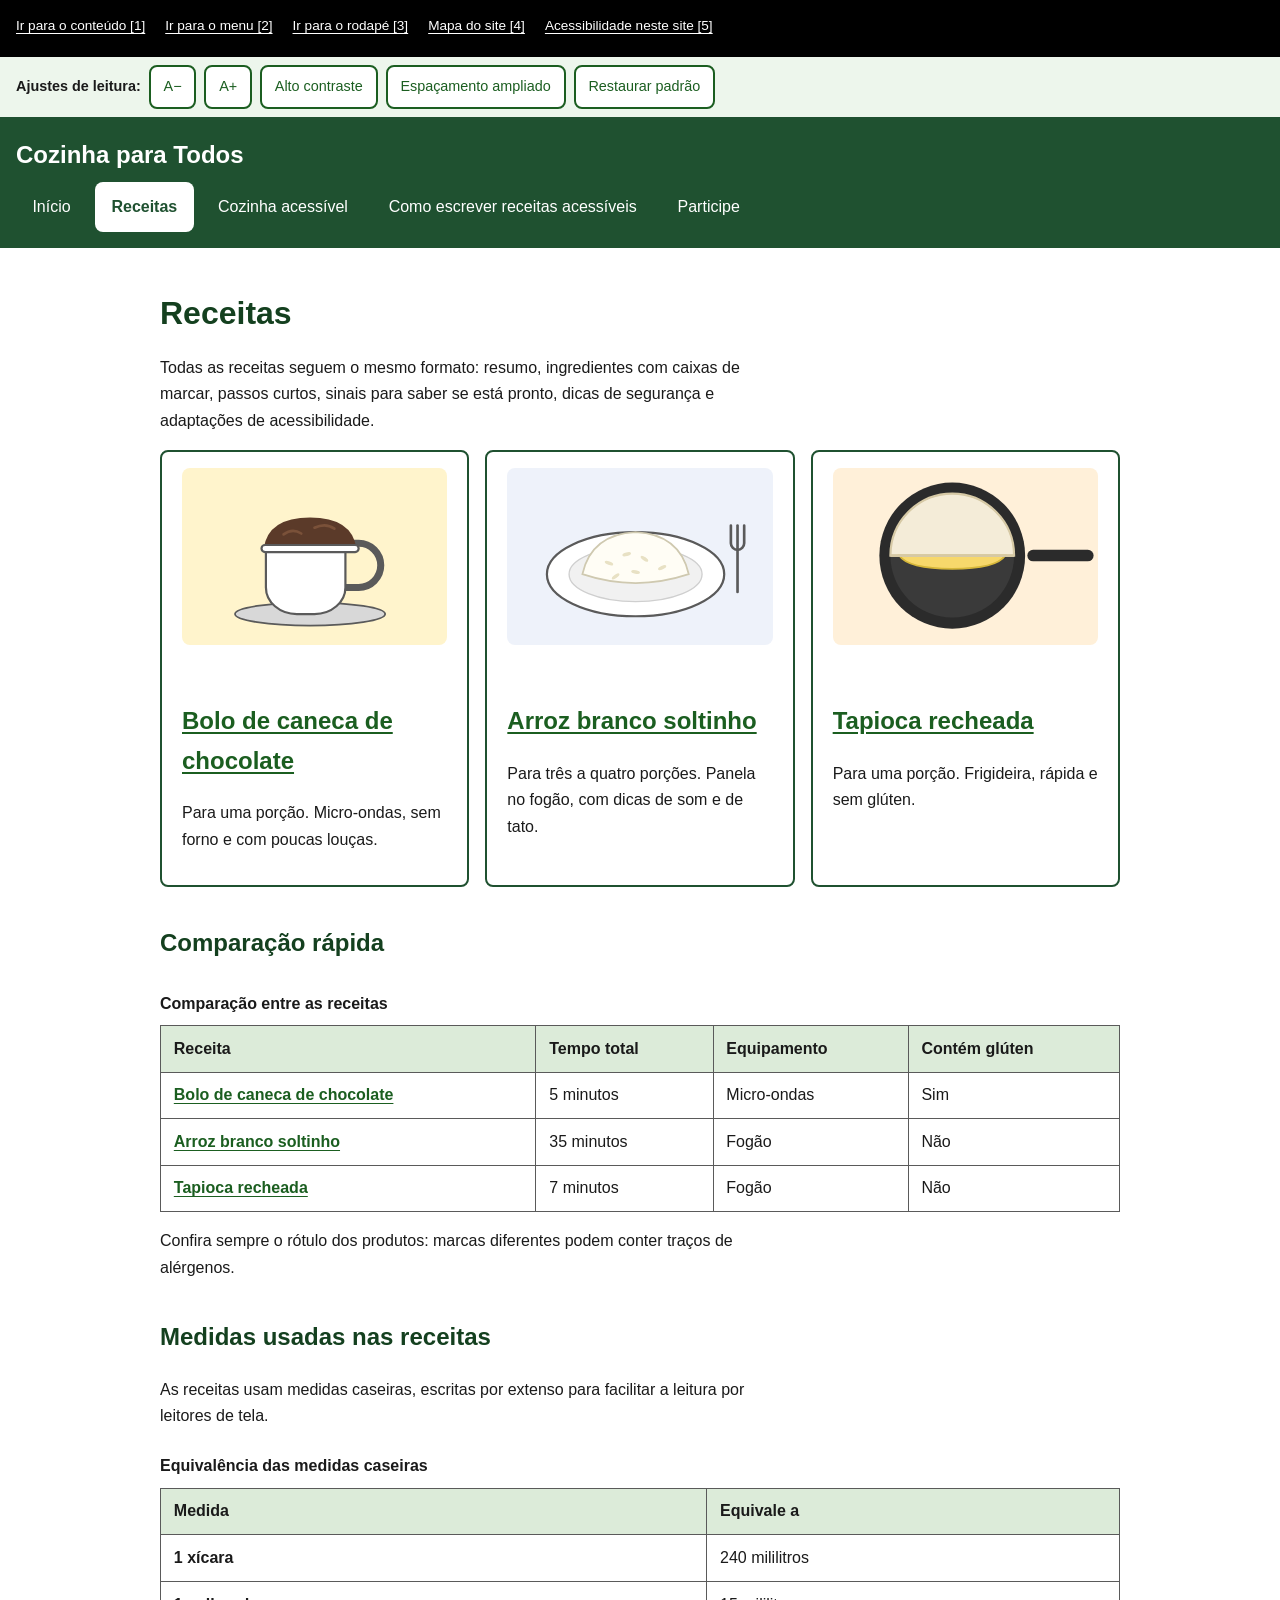
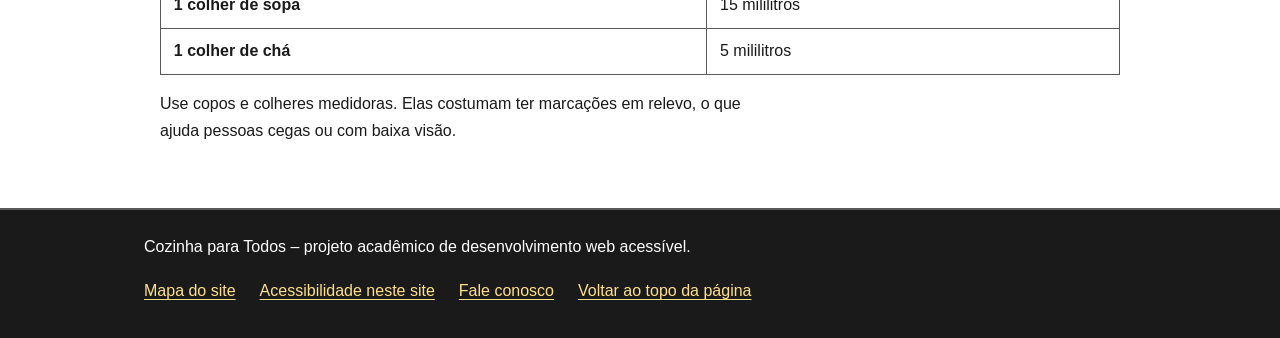
<file: cozinha/receitas.html>
<!DOCTYPE html>
<html lang="pt-BR">
<head>
  <meta charset="UTF-8">
  <meta name="viewport" content="width=device-width, initial-scale=1">
  <meta name="description" content="Lista de receitas acessíveis com tempo de preparo, equipamento e informações sobre ingredientes.">
  <title>Receitas – Cozinha para Todos</title>
  <link rel="stylesheet" href="css/style.css">
</head>
<body>
  <nav id="topo" class="atalhos" aria-label="Atalhos de teclado">
    <ul>
      <li><a href="#conteudo" accesskey="1">Ir para o conteúdo [1]</a></li>
      <li><a href="#menu" accesskey="2">Ir para o menu [2]</a></li>
      <li><a href="#rodape" accesskey="3">Ir para o rodapé [3]</a></li>
      <li><a href="mapa.html" accesskey="4">Mapa do site [4]</a></li>
      <li><a href="acessibilidade.html" accesskey="5">Acessibilidade neste site [5]</a></li>
    </ul>
  </nav>

  <div class="barra-acessibilidade" role="region" aria-label="Ajustes de leitura">
    <p>Ajustes de leitura:</p>
    <button type="button" id="btn-diminuir" aria-label="Diminuir tamanho do texto">A−</button>
    <button type="button" id="btn-aumentar" aria-label="Aumentar tamanho do texto">A+</button>
    <button type="button" id="btn-contraste" aria-pressed="false">Alto contraste</button>
    <button type="button" id="btn-espaco" aria-pressed="false">Espaçamento ampliado</button>
    <button type="button" id="btn-restaurar">Restaurar padrão</button>
    <span id="status-acess" class="so-leitor" role="status" aria-live="polite"></span>
  </div>

  <header class="cabecalho">
    <a class="marca" href="index.html">Cozinha para Todos</a>
    <nav id="menu" aria-label="Menu principal">
      <ul class="menu">
        <li><a href="index.html">Início</a></li>
        <li><a href="receitas.html" aria-current="page">Receitas</a></li>
        <li><a href="cozinha-acessivel.html">Cozinha acessível</a></li>
        <li><a href="receita-acessivel.html">Como escrever receitas acessíveis</a></li>
        <li><a href="contato.html">Participe</a></li>
      </ul>
    </nav>
  </header>

  <main id="conteudo">
    <h1>Receitas</h1>
    <p>Todas as receitas seguem o mesmo formato: resumo, ingredientes com caixas de marcar, passos curtos, sinais para saber se está pronto, dicas de segurança e adaptações de acessibilidade.</p>

    <ul class="cartoes">
      <li>
        <img src="img/bolo-caneca.svg" alt="">
        <h2><a href="bolo-de-caneca.html">Bolo de caneca de chocolate</a></h2>
        <p>Para uma porção. Micro-ondas, sem forno e com poucas louças.</p>
      </li>
      <li>
        <img src="img/arroz.svg" alt="">
        <h2><a href="arroz-branco.html">Arroz branco soltinho</a></h2>
        <p>Para três a quatro porções. Panela no fogão, com dicas de som e de tato.</p>
      </li>
      <li>
        <img src="img/tapioca.svg" alt="">
        <h2><a href="tapioca.html">Tapioca recheada</a></h2>
        <p>Para uma porção. Frigideira, rápida e sem glúten.</p>
      </li>
    </ul>

    <h2>Comparação rápida</h2>
    <div class="tabela-rolavel">
      <table>
        <caption>Comparação entre as receitas</caption>
        <thead>
          <tr><th scope="col">Receita</th><th scope="col">Tempo total</th><th scope="col">Equipamento</th><th scope="col">Contém glúten</th></tr>
        </thead>
        <tbody>
          <tr><th scope="row"><a href="bolo-de-caneca.html">Bolo de caneca de chocolate</a></th><td>5 minutos</td><td>Micro-ondas</td><td>Sim</td></tr>
          <tr><th scope="row"><a href="arroz-branco.html">Arroz branco soltinho</a></th><td>35 minutos</td><td>Fogão</td><td>Não</td></tr>
          <tr><th scope="row"><a href="tapioca.html">Tapioca recheada</a></th><td>7 minutos</td><td>Fogão</td><td>Não</td></tr>
        </tbody>
      </table>
    </div>
    <p>Confira sempre o rótulo dos produtos: marcas diferentes podem conter traços de alérgenos.</p>

    <h2 id="medidas">Medidas usadas nas receitas</h2>
    <p>As receitas usam medidas caseiras, escritas por extenso para facilitar a leitura por leitores de tela.</p>
    <div class="tabela-rolavel">
      <table>
        <caption>Equivalência das medidas caseiras</caption>
        <thead>
          <tr><th scope="col">Medida</th><th scope="col">Equivale a</th></tr>
        </thead>
        <tbody>
          <tr><th scope="row">1 xícara</th><td>240 mililitros</td></tr>
          <tr><th scope="row">1 colher de sopa</th><td>15 mililitros</td></tr>
          <tr><th scope="row">1 colher de chá</th><td>5 mililitros</td></tr>
        </tbody>
      </table>
    </div>
    <p>Use copos e colheres medidoras. Elas costumam ter marcações em relevo, o que ajuda pessoas cegas ou com baixa visão.</p>

  </main>

  <footer id="rodape" class="rodape">
    <p>Cozinha para Todos – projeto acadêmico de desenvolvimento web acessível.</p>
    <ul>
      <li><a href="mapa.html">Mapa do site</a></li>
      <li><a href="acessibilidade.html">Acessibilidade neste site</a></li>
      <li><a href="contato.html">Fale conosco</a></li>
      <li><a href="#topo">Voltar ao topo da página</a></li>
    </ul>
  </footer>

  <div vw class="enabled">
    <div vw-access-button class="active"></div>
    <div vw-plugin-wrapper><div class="vw-plugin-top-wrapper"></div></div>
  </div>
  <script src="js/main.js"></script>
</body>
</html>
</file>
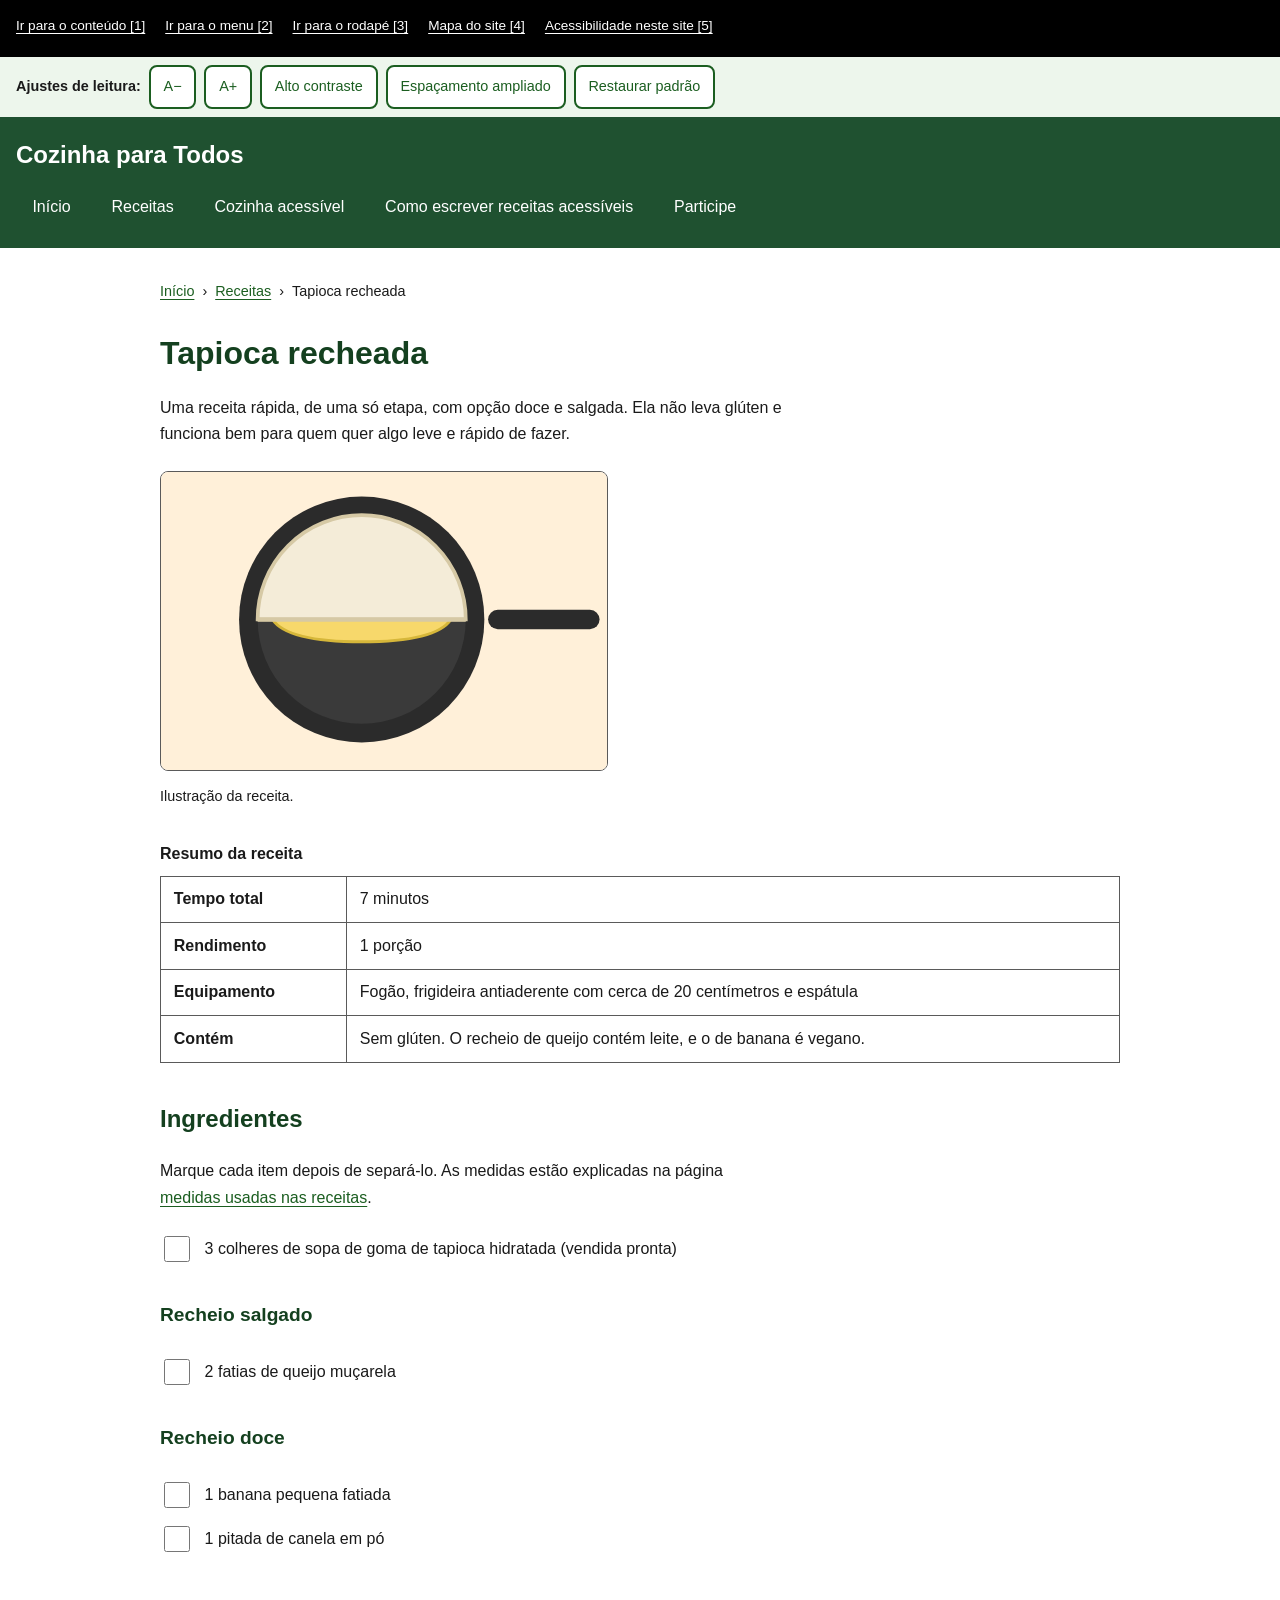
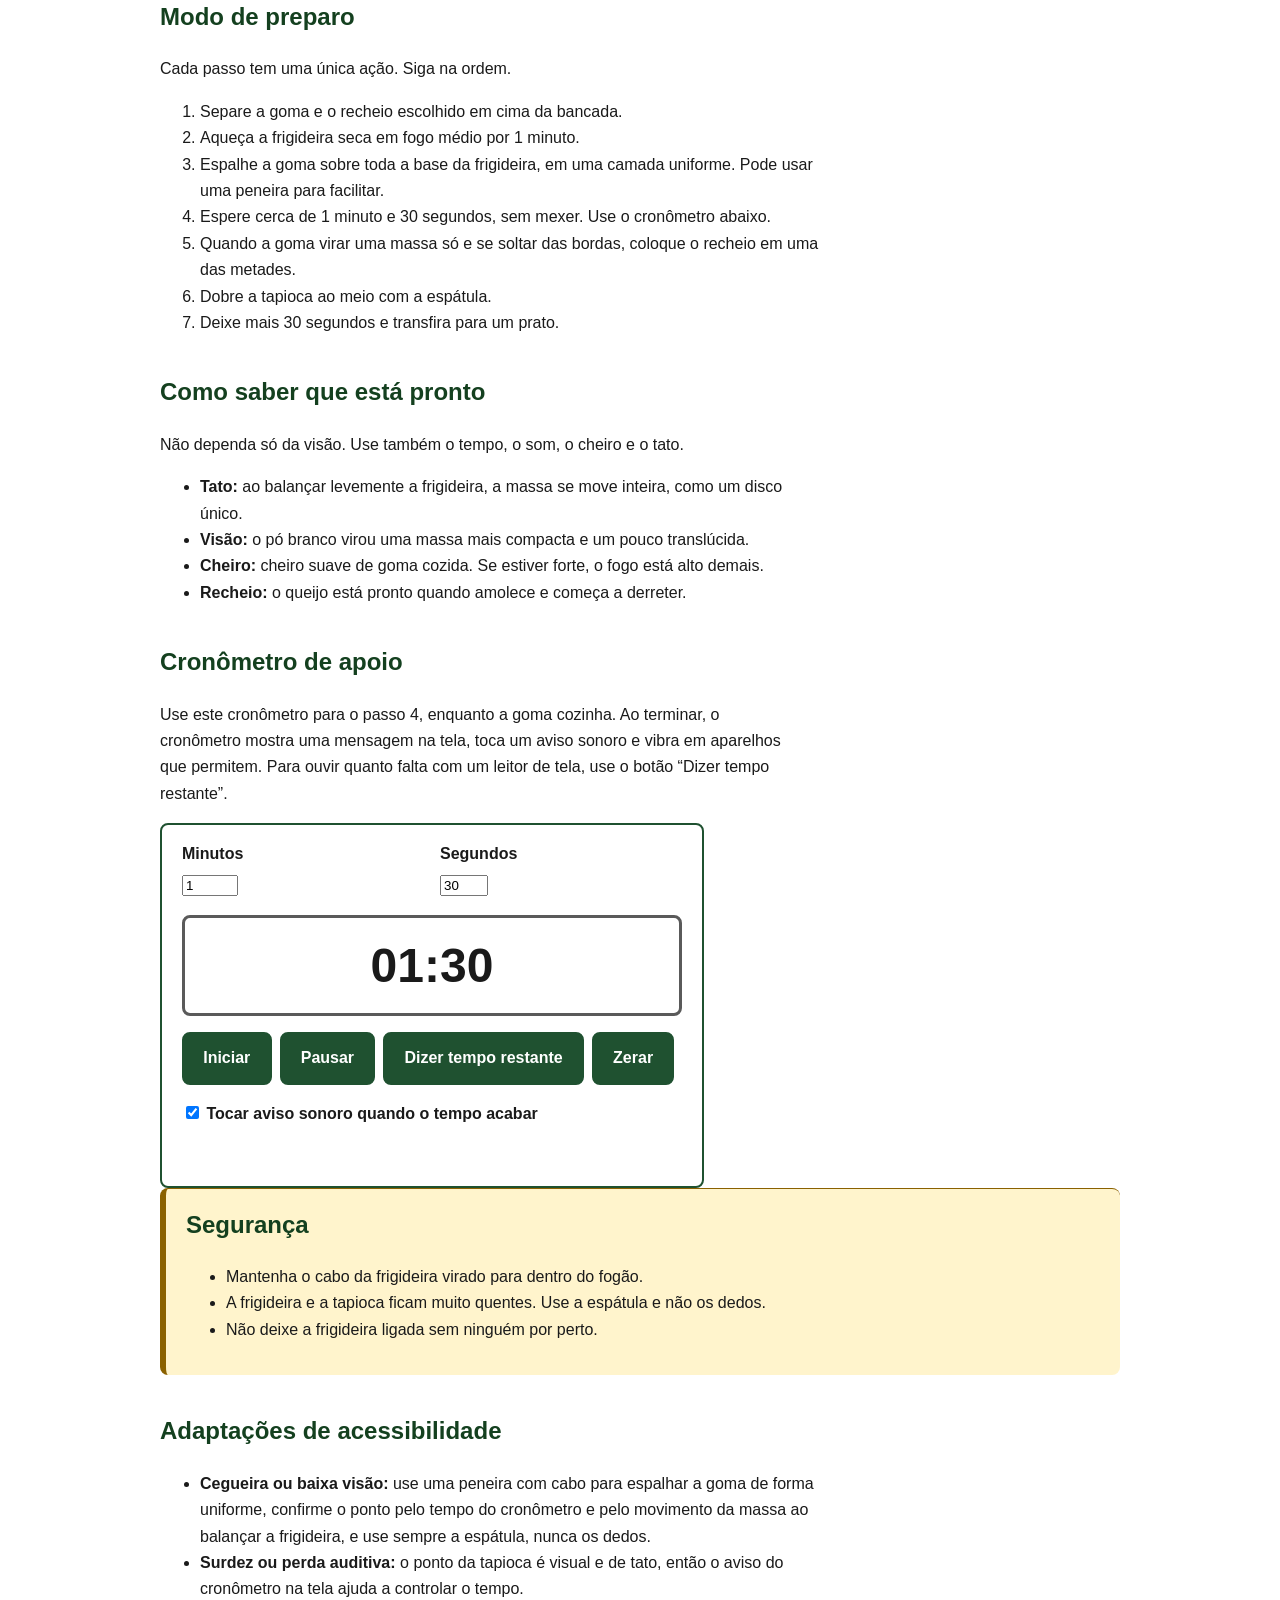
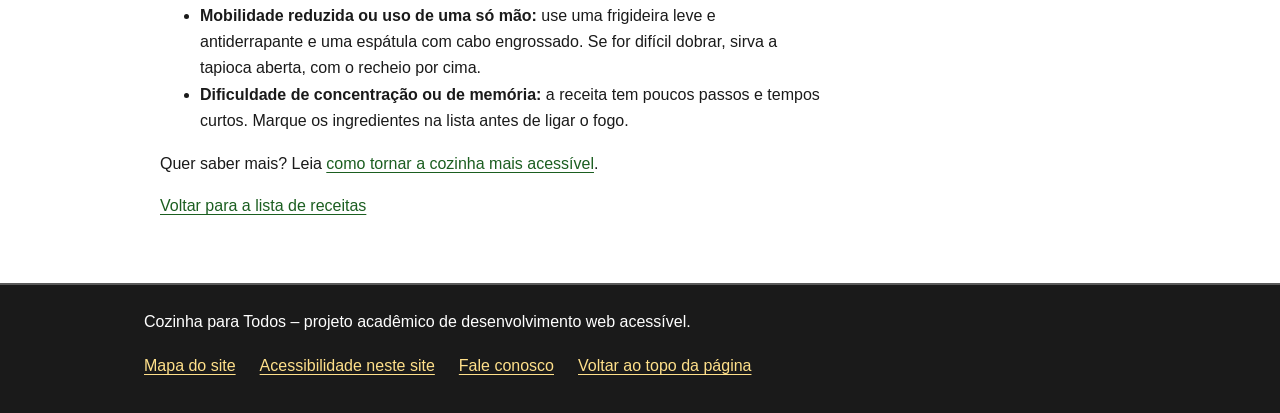
<file: cozinha/tapioca.html>
<!DOCTYPE html>
<html lang="pt-BR">
<head>
  <meta charset="UTF-8">
  <meta name="viewport" content="width=device-width, initial-scale=1">
  <meta name="description" content="Receita de tapioca recheada na frigideira, rápida e sem glúten, com opções doce e salgada e adaptações de acessibilidade.">
  <title>Tapioca recheada – Cozinha para Todos</title>
  <link rel="stylesheet" href="css/style.css">
</head>
<body>
  <nav id="topo" class="atalhos" aria-label="Atalhos de teclado">
    <ul>
      <li><a href="#conteudo" accesskey="1">Ir para o conteúdo [1]</a></li>
      <li><a href="#menu" accesskey="2">Ir para o menu [2]</a></li>
      <li><a href="#rodape" accesskey="3">Ir para o rodapé [3]</a></li>
      <li><a href="mapa.html" accesskey="4">Mapa do site [4]</a></li>
      <li><a href="acessibilidade.html" accesskey="5">Acessibilidade neste site [5]</a></li>
    </ul>
  </nav>

  <div class="barra-acessibilidade" role="region" aria-label="Ajustes de leitura">
    <p>Ajustes de leitura:</p>
    <button type="button" id="btn-diminuir" aria-label="Diminuir tamanho do texto">A−</button>
    <button type="button" id="btn-aumentar" aria-label="Aumentar tamanho do texto">A+</button>
    <button type="button" id="btn-contraste" aria-pressed="false">Alto contraste</button>
    <button type="button" id="btn-espaco" aria-pressed="false">Espaçamento ampliado</button>
    <button type="button" id="btn-restaurar">Restaurar padrão</button>
    <span id="status-acess" class="so-leitor" role="status" aria-live="polite"></span>
  </div>

  <header class="cabecalho">
    <a class="marca" href="index.html">Cozinha para Todos</a>
    <nav id="menu" aria-label="Menu principal">
      <ul class="menu">
        <li><a href="index.html">Início</a></li>
        <li><a href="receitas.html">Receitas</a></li>
        <li><a href="cozinha-acessivel.html">Cozinha acessível</a></li>
        <li><a href="receita-acessivel.html">Como escrever receitas acessíveis</a></li>
        <li><a href="contato.html">Participe</a></li>
      </ul>
    </nav>
  </header>

  <main id="conteudo">
    <nav class="trilha" aria-label="Você está em">
      <ol>
        <li><a href="index.html">Início</a></li>
        <li><a href="receitas.html">Receitas</a></li>
        <li aria-current="page">Tapioca recheada</li>
      </ol>
    </nav>
    <h1>Tapioca recheada</h1>
    <p>Uma receita rápida, de uma só etapa, com opção doce e salgada. Ela não leva glúten e funciona bem para quem quer algo leve e rápido de fazer.</p>
    <figure>
      <img src="img/tapioca.svg" alt="Frigideira vista de cima com uma tapioca branca dobrada ao meio e recheio de queijo aparecendo.">
      <figcaption>Ilustração da receita.</figcaption>
    </figure>

    <div class="tabela-rolavel">
      <table>
        <caption>Resumo da receita</caption>
        <tbody>
          <tr><th scope="row">Tempo total</th><td>7 minutos</td></tr>
          <tr><th scope="row">Rendimento</th><td>1 porção</td></tr>
          <tr><th scope="row">Equipamento</th><td>Fogão, frigideira antiaderente com cerca de 20 centímetros e espátula</td></tr>
          <tr><th scope="row">Contém</th><td>Sem glúten. O recheio de queijo contém leite, e o de banana é vegano.</td></tr>
        </tbody>
      </table>
    </div>

    <h2 id="ingredientes">Ingredientes</h2>
    <p>Marque cada item depois de separá-lo. As medidas estão explicadas na página <a href="receitas.html#medidas">medidas usadas nas receitas</a>.</p>
    <ul class="marcar">
      <li><label><input type="checkbox"> 3 colheres de sopa de goma de tapioca hidratada (vendida pronta)</label></li>
    </ul>
    <h3>Recheio salgado</h3>
    <ul class="marcar">
      <li><label><input type="checkbox"> 2 fatias de queijo muçarela</label></li>
    </ul>
    <h3>Recheio doce</h3>
    <ul class="marcar">
      <li><label><input type="checkbox"> 1 banana pequena fatiada</label></li>
      <li><label><input type="checkbox"> 1 pitada de canela em pó</label></li>
    </ul>

    <h2 id="preparo">Modo de preparo</h2>
    <p>Cada passo tem uma única ação. Siga na ordem.</p>
    <ol>
      <li>Separe a goma e o recheio escolhido em cima da bancada.</li>
      <li>Aqueça a frigideira seca em fogo médio por 1 minuto.</li>
      <li>Espalhe a goma sobre toda a base da frigideira, em uma camada uniforme. Pode usar uma peneira para facilitar.</li>
      <li>Espere cerca de 1 minuto e 30 segundos, sem mexer. Use o cronômetro abaixo.</li>
      <li>Quando a goma virar uma massa só e se soltar das bordas, coloque o recheio em uma das metades.</li>
      <li>Dobre a tapioca ao meio com a espátula.</li>
      <li>Deixe mais 30 segundos e transfira para um prato.</li>
    </ol>

    <h2 id="pronto">Como saber que está pronto</h2>
    <p>Não dependa só da visão. Use também o tempo, o som, o cheiro e o tato.</p>
    <ul>
      <li><strong>Tato:</strong> ao balançar levemente a frigideira, a massa se move inteira, como um disco único.</li>
      <li><strong>Visão:</strong> o pó branco virou uma massa mais compacta e um pouco translúcida.</li>
      <li><strong>Cheiro:</strong> cheiro suave de goma cozida. Se estiver forte, o fogo está alto demais.</li>
      <li><strong>Recheio:</strong> o queijo está pronto quando amolece e começa a derreter.</li>
    </ul>

    <h2 id="cronometro">Cronômetro de apoio</h2>
    <p>Use este cronômetro para o passo 4, enquanto a goma cozinha. Ao terminar, o cronômetro mostra uma mensagem na tela, toca um aviso sonoro e vibra em aparelhos que permitem. Para ouvir quanto falta com um leitor de tela, use o botão “Dizer tempo restante”.</p>
    <div class="timer" role="group" aria-labelledby="cronometro">
      <div class="campos">
        <div>
          <label for="timer-min">Minutos</label>
          <input type="number" id="timer-min" min="0" max="120" value="1" inputmode="numeric">
        </div>
        <div>
          <label for="timer-seg">Segundos</label>
          <input type="number" id="timer-seg" min="0" max="59" value="30" inputmode="numeric">
        </div>
      </div>
      <p id="timer-visor" class="visor" role="timer">00:00</p>
      <div class="botoes">
        <button type="button" id="timer-iniciar" class="botao">Iniciar</button>
        <button type="button" id="timer-pausar" class="botao">Pausar</button>
        <button type="button" id="timer-falar" class="botao">Dizer tempo restante</button>
        <button type="button" id="timer-zerar" class="botao">Zerar</button>
      </div>
      <p><label><input type="checkbox" id="timer-som" checked> Tocar aviso sonoro quando o tempo acabar</label></p>
      <p id="timer-status" class="aviso-timer" role="status" aria-live="polite"></p>
    </div>

    <div class="destaque">
      <h2 id="seguranca">Segurança</h2>
      <ul>
        <li>Mantenha o cabo da frigideira virado para dentro do fogão.</li>
        <li>A frigideira e a tapioca ficam muito quentes. Use a espátula e não os dedos.</li>
        <li>Não deixe a frigideira ligada sem ninguém por perto.</li>
      </ul>
    </div>

    <h2 id="adaptacoes">Adaptações de acessibilidade</h2>
    <ul>
      <li><strong>Cegueira ou baixa visão:</strong> use uma peneira com cabo para espalhar a goma de forma uniforme, confirme o ponto pelo tempo do cronômetro e pelo movimento da massa ao balançar a frigideira, e use sempre a espátula, nunca os dedos.</li>
      <li><strong>Surdez ou perda auditiva:</strong> o ponto da tapioca é visual e de tato, então o aviso do cronômetro na tela ajuda a controlar o tempo.</li>
      <li><strong>Mobilidade reduzida ou uso de uma só mão:</strong> use uma frigideira leve e antiderrapante e uma espátula com cabo engrossado. Se for difícil dobrar, sirva a tapioca aberta, com o recheio por cima.</li>
      <li><strong>Dificuldade de concentração ou de memória:</strong> a receita tem poucos passos e tempos curtos. Marque os ingredientes na lista antes de ligar o fogo.</li>
    </ul>
    <p>Quer saber mais? Leia <a href="cozinha-acessivel.html">como tornar a cozinha mais acessível</a>.</p>

    <p><a href="receitas.html">Voltar para a lista de receitas</a></p>

  </main>

  <footer id="rodape" class="rodape">
    <p>Cozinha para Todos – projeto acadêmico de desenvolvimento web acessível.</p>
    <ul>
      <li><a href="mapa.html">Mapa do site</a></li>
      <li><a href="acessibilidade.html">Acessibilidade neste site</a></li>
      <li><a href="contato.html">Fale conosco</a></li>
      <li><a href="#topo">Voltar ao topo da página</a></li>
    </ul>
  </footer>

  <div vw class="enabled">
    <div vw-access-button class="active"></div>
    <div vw-plugin-wrapper><div class="vw-plugin-top-wrapper"></div></div>
  </div>
  <script src="js/main.js"></script>
</body>
</html>
</file>
<file: cozinha/css/style.css>
/* Todas as cores de texto têm contraste mínimo de 4,5:1 com o fundo (eMAG/WCAG AA).
   O modo de alto contraste só troca as variáveis. */
:root {
  --fundo: #ffffff;
  --texto: #1a1a1a;
  --link: #1b5e20;
  --link-hover: #0f3d14;
  --titulo: #14401f;
  --cabecalho: #1f5130;
  --sobre-cabecalho: #ffffff;
  --superficie: #edf6ec;
  --superficie-2: #dcebd9;
  --borda: #5a5a5a;
  --borda-forte: #1f5130;
  --destaque-bg: #fff4cc;
  --destaque-borda: #8a6100;
  --ok-bg: #e3f6e8;
  --ok-borda: #1b6b34;
  --erro: #a00000;
  --botao-bg: #1f5130;
  --botao-texto: #ffffff;
  --botao-borda: #1f5130;
  --botao-hover: #14401f;
  --botao-hover-texto: #ffffff;
  --rodape: #1a1a1a;
  --rodape-texto: #ffffff;
  --rodape-link: #ffe08a;
  --foco: #ffbf47;
  --raio: 8px;
}

body.alto-contraste {
  --fundo: #000000;
  --texto: #ffffff;
  --link: #66ccff;
  --link-hover: #ffff00;
  --titulo: #ffff00;
  --cabecalho: #000000;
  --superficie: #000000;
  --superficie-2: #222222;
  --borda: #ffffff;
  --borda-forte: #ffffff;
  --destaque-bg: #000000;
  --destaque-borda: #ffff00;
  --ok-bg: #000000;
  --ok-borda: #7cfc00;
  --erro: #ff9a9a;
  --botao-bg: #000000;
  --botao-borda: #ffffff;
  --botao-hover: #ffff00;
  --botao-hover-texto: #000000;
  --rodape: #000000;
  --rodape-link: #66ccff;
}

*,
*::before,
*::after {
  box-sizing: border-box;
}

html {
  font-size: 100%;
  scroll-behavior: smooth;
}

body {
  margin: 0;
  font-family: Verdana, Arial, Helvetica, sans-serif;
  line-height: 1.65;
  color: var(--texto);
  background: var(--fundo);
}

/* O foco nunca pode ser removido: é o único indicador para quem usa teclado. */
:focus-visible {
  outline: 4px solid var(--foco);
  outline-offset: 3px;
  box-shadow: 0 0 0 2px #000;
}

/* eMAG: evitar itálico e texto justificado */
em,
i,
cite,
dfn {
  font-style: normal;
  font-weight: bold;
}

.atalhos {
  background: #000;
  color: #fff;
  padding: 0.4rem 1rem;
  font-size: 0.85rem;
}
.atalhos ul {
  list-style: none;
  margin: 0;
  padding: 0;
  display: flex;
  flex-wrap: wrap;
  gap: 0.25rem 1.25rem;
}
.atalhos a {
  display: inline-block;
  padding: 0.35rem 0;
  min-height: 44px;
  line-height: 2;
  color: #fff;
}
.atalhos a:hover {
  color: #ffe08a;
}

.barra-acessibilidade {
  background: var(--superficie);
  border-bottom: 2px solid var(--borda-forte);
  padding: 0.5rem 1rem;
  display: flex;
  flex-wrap: wrap;
  gap: 0.5rem;
  align-items: center;
}
.barra-acessibilidade p {
  margin: 0;
  font-weight: bold;
  font-size: 0.9rem;
}
.barra-acessibilidade button {
  font: inherit;
  font-size: 0.9rem;
  min-height: 44px;
  min-width: 44px;
  padding: 0.4rem 0.8rem;
  border: 2px solid var(--link);
  background: var(--fundo);
  color: var(--link);
  border-radius: var(--raio);
  cursor: pointer;
}
.barra-acessibilidade button:hover,
.barra-acessibilidade button[aria-pressed="true"] {
  background: var(--link);
  color: var(--fundo);
}

.cabecalho {
  background: var(--cabecalho);
  color: var(--sobre-cabecalho);
  padding: 1rem;
}
.marca {
  display: inline-block;
  margin: 0 0 0.5rem;
  font-size: 1.5rem;
  font-weight: bold;
  color: var(--sobre-cabecalho);
  text-decoration: none;
}
.menu {
  list-style: none;
  margin: 0;
  padding: 0;
  display: flex;
  flex-wrap: wrap;
  gap: 0.5rem;
}
.menu a {
  display: inline-block;
  min-height: 44px;
  padding: 0.6rem 0.9rem;
  color: var(--sobre-cabecalho);
  text-decoration: none;
  border: 2px solid transparent;
  border-radius: var(--raio);
}
.menu a:hover {
  border-color: var(--sobre-cabecalho);
}
.menu a[aria-current="page"] {
  background: var(--sobre-cabecalho);
  color: var(--cabecalho);
  font-weight: bold;
}

main {
  max-width: 62rem;
  margin: 0 auto;
  padding: 1.5rem 1rem 3rem;
}
h1,
h2,
h3 {
  overflow-wrap: anywhere;
}
.hero > * {
  min-width: 0;
}
h1 {
  font-size: 2rem;
  line-height: 1.25;
  color: var(--titulo);
}
h2 {
  font-size: 1.5rem;
  margin-top: 2.25rem;
  color: var(--titulo);
}
h3 {
  font-size: 1.2rem;
  margin-top: 1.75rem;
  color: var(--titulo);
}
p,
li,
dd {
  max-width: 70ch;
}
a {
  color: var(--link);
  text-decoration: underline;
  text-underline-offset: 3px;
}
a:hover {
  color: var(--link-hover);
  text-decoration-thickness: 3px;
}

code,
kbd {
  font-family: Consolas, "Courier New", monospace;
  font-size: 0.95em;
  background: var(--superficie-2);
  padding: 0.1em 0.35em;
  border-radius: 4px;
}
kbd {
  border: 1px solid var(--borda);
}
pre {
  background: var(--superficie-2);
  border-left: 6px solid var(--borda-forte);
  border-radius: var(--raio);
  padding: 1rem;
  white-space: pre-wrap;
  overflow-wrap: anywhere;
}
pre code {
  background: none;
  padding: 0;
}

.destaque {
  background: var(--destaque-bg);
  border-left: 6px solid var(--destaque-borda);
  border-top: 1px solid var(--destaque-borda);
  padding: 1rem 1.25rem;
  border-radius: var(--raio);
}
.destaque h2,
.destaque h3 {
  margin-top: 0;
}

.sumario {
  background: var(--superficie);
  border: 2px solid var(--borda-forte);
  border-radius: var(--raio);
  padding: 0.5rem 1.25rem 1rem;
  margin: 1.5rem 0;
}
.sumario h2 {
  font-size: 1.2rem;
  margin: 0.5rem 0;
}
.sumario ol,
.sumario ul {
  margin: 0;
  padding-left: 1.4rem;
}
.sumario a {
  display: inline-block;
  padding: 0.25rem 0;
}
.voltar {
  margin: 1.5rem 0 0;
  font-size: 0.9rem;
}

.hero {
  display: grid;
  gap: 1.5rem;
  align-items: center;
}
@media (min-width: 48rem) {
  .hero {
    grid-template-columns: 1.3fr 1fr;
  }
}
.hero img,
figure img {
  width: 100%;
  height: auto;
  border-radius: var(--raio);
  border: 1px solid var(--borda);
}
figure {
  margin: 1.5rem 0;
}
figcaption {
  font-size: 0.9rem;
  margin-top: 0.4rem;
}

.cartoes {
  list-style: none;
  padding: 0;
  display: grid;
  gap: 1rem;
  grid-template-columns: repeat(auto-fit, minmax(min(15rem, 100%), 1fr));
}
.cartoes li {
  max-width: none;
  border: 2px solid var(--borda-forte);
  border-radius: var(--raio);
  padding: 1rem 1.25rem;
}
.cartoes h3 {
  margin-top: 0;
}

.botao {
  display: inline-block;
  min-height: 44px;
  padding: 0.7rem 1.2rem;
  background: var(--botao-bg);
  color: var(--botao-texto);
  border: 2px solid var(--botao-borda);
  border-radius: var(--raio);
  text-decoration: none;
  font: inherit;
  font-weight: bold;
  cursor: pointer;
}
.botao:hover {
  background: var(--botao-hover);
  color: var(--botao-hover-texto);
}

table {
  border-collapse: collapse;
  width: 100%;
}
caption {
  text-align: left;
  font-weight: bold;
  padding: 0.5rem 0;
}
th,
td {
  border: 1px solid var(--borda);
  padding: 0.6rem 0.8rem;
  text-align: left;
  vertical-align: top;
  overflow-wrap: anywhere;
}
thead th {
  background: var(--superficie-2);
}

form {
  max-width: 40rem;
}
.campo {
  margin-bottom: 1.25rem;
}
label,
legend {
  display: block;
  font-weight: bold;
  margin-bottom: 0.3rem;
}
.dica {
  font-size: 0.9rem;
  margin: 0 0 0.3rem;
}
input[type="text"],
input[type="email"],
select,
textarea {
  width: 100%;
  font: inherit;
  padding: 0.7rem;
  border: 2px solid var(--borda);
  border-radius: var(--raio);
  background: var(--fundo);
  color: var(--texto);
}
input[aria-invalid="true"],
textarea[aria-invalid="true"] {
  border-color: var(--erro);
}
.erro {
  color: var(--erro);
  font-weight: bold;
  margin: 0.3rem 0 0;
}
.mensagem-ok {
  background: var(--ok-bg);
  border-left: 6px solid var(--ok-borda);
  padding: 1rem;
  border-radius: var(--raio);
}
fieldset {
  border: 2px solid var(--borda);
  border-radius: var(--raio);
  padding: 0.75rem 1rem;
}
fieldset label {
  display: inline-block;
  font-weight: normal;
  margin-right: 1rem;
}

details {
  border: 2px solid var(--borda);
  border-radius: var(--raio);
  padding: 0.5rem 1rem;
  margin-bottom: 0.75rem;
}
summary {
  cursor: pointer;
  font-weight: bold;
  min-height: 44px;
  display: flex;
  align-items: center;
}

dt {
  font-weight: bold;
  margin-top: 1rem;
}
dd {
  margin-left: 0;
}

.rodape {
  background: var(--rodape);
  color: var(--rodape-texto);
  border-top: 2px solid var(--borda);
  padding: 1.5rem 1rem;
}
.rodape a {
  color: var(--rodape-link);
}
.rodape p {
  max-width: 62rem;
  margin: 0 auto 0.5rem;
}

.so-leitor {
  position: absolute;
  width: 1px;
  height: 1px;
  overflow: hidden;
  clip: rect(0 0 0 0);
  white-space: nowrap;
}

body.espacamento {
  line-height: 2;
  letter-spacing: 0.06em;
  word-spacing: 0.16em;
}
body.espacamento p {
  margin-bottom: 1.5em;
}

@media (prefers-reduced-motion: reduce) {
  html {
    scroll-behavior: auto;
  }
  * {
    animation: none !important;
    transition: none !important;
  }
}

.rodape ul {
  list-style: none;
  display: flex;
  flex-wrap: wrap;
  gap: 0 1.5rem;
  max-width: 62rem;
  margin: 0 auto;
  padding: 0;
}
.rodape li {
  max-width: none;
}
.rodape li a {
  display: inline-block;
  padding: 0.6rem 0;
  min-height: 44px;
}

.trilha ol {
  list-style: none;
  display: flex;
  flex-wrap: wrap;
  gap: 0 0.5rem;
  padding: 0;
  margin: 0 0 1rem;
  font-size: 0.9rem;
}
.trilha li {
  max-width: none;
  padding: 0.5rem 0;
}
.trilha li + li::before {
  content: "›";
  content: "›" / "";
  margin-right: 0.5rem;
}
.trilha a {
  display: inline-block;
}

.marcar {
  list-style: none;
  padding: 0;
}
.marcar li {
  max-width: none;
}
.marcar label {
  display: flex;
  gap: 0.75rem;
  align-items: center;
  min-height: 44px;
  font-weight: normal;
  margin: 0;
}
.marcar input[type="checkbox"] {
  width: 1.6rem;
  height: 1.6rem;
  flex: none;
}

.cartoes img {
  width: 100%;
  height: auto;
  border-radius: var(--raio);
  margin-bottom: 0.75rem;
}

.timer {
  border: 2px solid var(--borda-forte);
  border-radius: var(--raio);
  padding: 1rem 1.25rem;
  max-width: 34rem;
}
.timer .campos {
  display: flex;
  gap: 1rem;
  flex-wrap: wrap;
}
.timer .campos div {
  flex: 1 1 8rem;
}
.visor {
  font-size: 3rem;
  font-weight: bold;
  text-align: center;
  margin: 1rem 0;
  padding: 0.5rem;
  border: 3px solid var(--borda);
  border-radius: var(--raio);
  font-variant-numeric: tabular-nums;
  max-width: none;
}
.visor.acabou {
  border-color: var(--erro);
  border-style: dashed;
}
.timer .botoes {
  display: flex;
  flex-wrap: wrap;
  gap: 0.5rem;
}
.aviso-timer {
  font-weight: bold;
  min-height: 1.65em;
  margin: 0.75rem 0 0;
}

figure img {
  max-width: 28rem;
}
</file>
